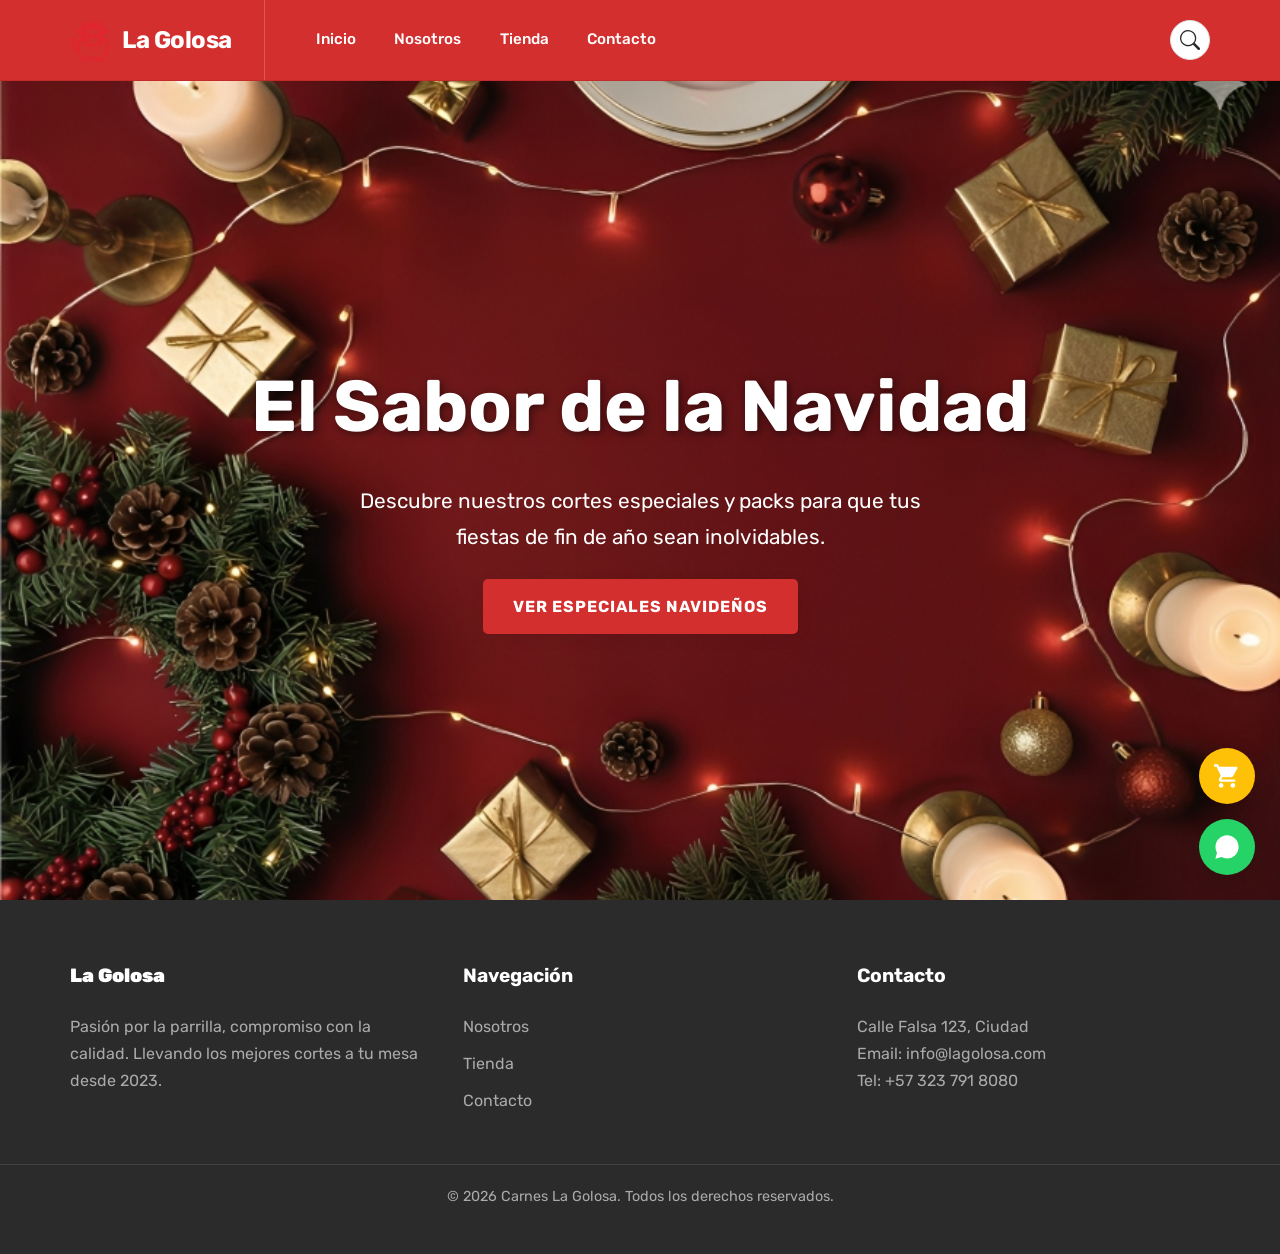
<file: index.html>
<!doctype html>
<html lang="es">
<head>
  <meta charset="utf-8" />
  <meta name="viewport" content="width=device-width,initial-scale=1" />
  <title>Carnes La Golosa</title>
  <meta name="description" content="Carnes La Golosa — carnes frescas y a la parrilla. Calidad, sabor y pasión por la parrilla." />

  <!-- Tipografías -->
  <link rel="preconnect" href="https://fonts.googleapis.com">
  <link rel="preconnect" href="https://fonts.gstatic.com" crossorigin>
  <link href="https://fonts.googleapis.com/css2?family=Rubik:wght@400;700;900&display=swap" rel="stylesheet">

  <!-- CSS separado -->
  <link rel="stylesheet" href="style.css">
</head>
<body style="padding-top: 80px;"> <!-- Añadido para compensar el header fijo -->
  <!-- ======== HEADER ======== -->
  <header class="site-header-zenu">
    <div class="container">
      <div class="header-logo-zenu">
        <a href="index.html">
          <img src="img/golosa-logo.png" alt="Logo La Golosa" class="logo-img">
          <span class="logo-text">La Golosa</span>
        </a>
      </div>

      <nav class="header-nav-zenu">
        <ul>
          <li><a href="index.html">Inicio</a></li>
          <li><a href="nosotros.html">Nosotros</a></li>
          <li><a href="tienda.html">Tienda</a></li>
          <li><a href="contacto.html">Contacto</a></li>
        </ul>
      </nav>

      <div class="header-actions-zenu">
        <button class="search-icon" aria-label="Buscar">
          <svg xmlns="http://www.w3.org/2000/svg" width="20" height="20" fill="currentColor" viewBox="0 0 16 16">
            <path d="M11.742 10.344a6.5 6.5 0 1 0-1.397 1.398h-.001c.03.04.062.078.098.115l3.85 3.85a1 1 0 0 0 1.415-1.414l-3.85-3.85a1.007 1.007 0 0 0-.115-.1zM12 6.5a5.5 5.5 0 1 1-11 0 5.5 5.5 0 0 1 11 0z"/>
          </svg>
        </button>
      </div>

      <button class="menu-toggle-zenu" id="menu-toggle" aria-label="Abrir menú">
        <span></span>
        <span></span>
        <span></span>
      </button>
    </div>
  </header>
  <div class="offcanvas-menu" id="side-menu">
    <nav class="offcanvas-nav">
        <div class="offcanvas-header">Menú</div>
        <ul class="offcanvas-links">
            <li><a href="index.html">Inicio</a></li>
            <li><a href="nosotros.html">Nosotros</a></li>
            <li><a href="tienda.html">Tienda</a></li>
            <li><a href="productos.html">Productos</a></li>
            <li><a href="contacto.html">Contacto</a></li>
        </ul>
    </nav>
  </div>

  <!-- Contenedor principal para el efecto de empuje del menú -->
  <div id="page-container">
    <main>
      <!-- ======== HERO ======== -->
      <section id="home" class="hero">
        <div class="hero-overlay"></div>
        <div class="container">
          <div class="hero-content text-center">
            <h1 class="slide-in-up">El Sabor de la Navidad</h1>
            <p class="slide-in-up delay-1">Descubre nuestros cortes especiales y packs para que tus fiestas de fin de año sean inolvidables.</p>
            <div class="hero-cta slide-in-up delay-2"><a class="btn btn-primary" href="tienda.html">Ver Especiales Navideños</a></div>
          </div>
        </div>
      </section>

    <!-- ======== FOOTER ======== --> 
    <footer class="main-footer-detailed">
      <div class="container footer-grid">
        <div class="footer-col">
          <h4 class="footer-logo">La Golosa</h4>
          <p>Pasión por la parrilla, compromiso con la calidad. Llevando los mejores cortes a tu mesa desde 2023.</p>
        </div>
        <div class="footer-col">
          <h4>Navegación</h4>
          <ul>
            <li><a href="nosotros.html">Nosotros</a></li>
            <li><a href="tienda.html">Tienda</a></li>
            <li><a href="contacto.html">Contacto</a></li>
          </ul>
        </div>
        <div class="footer-col">
          <h4>Contacto</h4>
          <p>Calle Falsa 123, Ciudad<br>Email: <a href="mailto:info@lagolosa.com">info@lagolosa.com</a><br>Tel: +57 323 791 8080</p>
        </div>
      </div>
      <div class="footer-bottom">
        <p>© <span id="year"></span> Carnes La Golosa. Todos los derechos reservados.</p>
      </div>
    </footer>
    </main>
  </div> <!-- Fin de #page-container -->


  <!-- ======== BOTONES FLOTANTES ======== -->
  <div class="fab-container">
    <a href="tienda.html" class="fab fab-secondary" aria-label="Ir a la Tienda">
      <svg viewBox="0 0 24 24" fill="currentColor"><path d="M7 18c-1.1 0-1.99.9-1.99 2S5.9 22 7 22s2-.9 2-2-.9-2-2-2zM1 2v2h2l3.6 7.59-1.35 2.45c-.16.28-.25.61-.25.96 0 1.1.9 2 2 2h12v-2H7.42c-.14 0-.25-.11-.25-.25l.03-.12.9-1.63h7.45c.75 0 1.41-.41 1.75-1.03l3.58-6.49c.08-.14.12-.31.12-.48 0-.55-.45-1-1-1H5.21l-.94-2H1zm16 16c-1.1 0-1.99.9-1.99 2s.9 2 2 2 2-.9 2-2-.9-2-2-2z"/></svg>
    </a>
    <a href="https://wa.me/573237918080" target="_blank" class="fab fab-whatsapp" aria-label="Contactar por WhatsApp">
      <svg viewBox="0 0 24 24" fill="currentColor"><path d="M12.04 2c-5.46 0-9.91 4.45-9.91 9.91 0 1.75.46 3.45 1.32 4.95L2 22l5.25-1.38c1.45.79 3.08 1.21 4.79 1.21h.01c5.46 0 9.91-4.45 9.91-9.91s-4.45-9.91-9.91-9.91zM17.23 14.25c-.2-.11-.72-.35-1.08-.44-.36-.09-.62-.15-.88.15-.26.3-.57.72-.7.87-.13.15-.26.17-.46.06-.2-.11-1.02-.38-1.95-1.2-1.13-1-1.61-1.82-1.7-2.04-.09-.22 0-.34.1-.44.09-.1.22-.26.33-.39.11-.13.15-.22.22-.37.07-.15.04-.28-.02-.39-.06-.11-.57-1.36-.78-1.86-.2-.5-.4-.43-.55-.43h-.47c-.15 0-.38.04-.57.22-.19.18-.72.7-.72 1.71 0 1.01.74 1.98.84 2.13.1.15 1.45 2.2 3.51 3.1.5.24.9.38 1.21.48.5.17.95.14 1.3.09.4-.06 1.22-.5 1.39-.98.17-.48.17-.9.11-.98-.05-.09-.19-.14-.39-.25z"/></svg>
    </a>
  </div>

  <script src="script.js"></script>
  <script>
    // Script para el año del footer
    document.getElementById('year').textContent = new Date().getFullYear();

    // --- Script para el carrusel de nuevos productos con flechas ---
    function initializeCarousel(carouselId, prevBtnId, nextBtnId) {
      const carousel = document.getElementById(carouselId);
      if (!carousel) return; // Salir si el carrusel no existe

      const prevButton = document.getElementById(prevBtnId);
      const nextButton = document.getElementById(nextBtnId);
      const cards = carousel.querySelectorAll('.product-carousel-card');
      
      let currentIndex = 0;
      let intervalId = null;
      const totalCards = cards.length;

      // Función para obtener el número de tarjetas visibles basado en el ancho de la ventana
      function getCardsPerView() {
        if (window.innerWidth > 992) return 3;
        if (window.innerWidth > 768) return 2;
        return 1;
      }

      function updateCarousel() {
        const cardsPerView = getCardsPerView();
        // Asegurarse de que currentIndex no exceda el límite
        if (currentIndex > totalCards - cardsPerView) {
          currentIndex = totalCards - cardsPerView;
        }
        if (currentIndex < 0) {
          currentIndex = 0;
        }

        const cardWidth = cards[0].offsetWidth;
        const gap = 30; // El mismo gap que en el CSS
        const offset = -currentIndex * (cardWidth + gap);
        carousel.style.transform = `translateX(${offset}px)`;
      }

      function showNext() {
        const cardsPerView = getCardsPerView();
        if (currentIndex < totalCards - cardsPerView) {
          currentIndex++;
        } else {
          currentIndex = 0; // Vuelve al inicio
        }
        updateCarousel();
        startAutoScroll(); // Reinicia el auto-scroll después de la interacción
      }

      function showPrev() {
        const cardsPerView = getCardsPerView();
        if (currentIndex > 0) {
          currentIndex--;
        } else {
          currentIndex = Math.max(0, totalCards - cardsPerView); // Va al final, asegurando no ir a un índice negativo
        }
        updateCarousel();
        startAutoScroll(); // Reinicia el auto-scroll después de la interacción
      }

      function startAutoScroll() {
        clearInterval(intervalId); // Limpia cualquier intervalo anterior
        intervalId = setInterval(showNext, 5000);
      }
      
      prevButton.addEventListener('click', showPrev);
      nextButton.addEventListener('click', showNext);

      // Ajustar el carrusel al redimensionar la ventana
      window.addEventListener('resize', () => {
        updateCarousel();
        startAutoScroll(); // Reinicia el auto-scroll para adaptarse a nuevas vistas
      });

      updateCarousel(); // Inicializa la posición del carrusel
      startAutoScroll(); // Inicia el auto-scroll
    }

    // Inicializar ambos carruseles
    initializeCarousel('product-carousel', 'carousel-prev', 'carousel-next');
    initializeCarousel('featured-product-carousel', 'featured-carousel-prev', 'featured-carousel-next');
  </script>
</file>
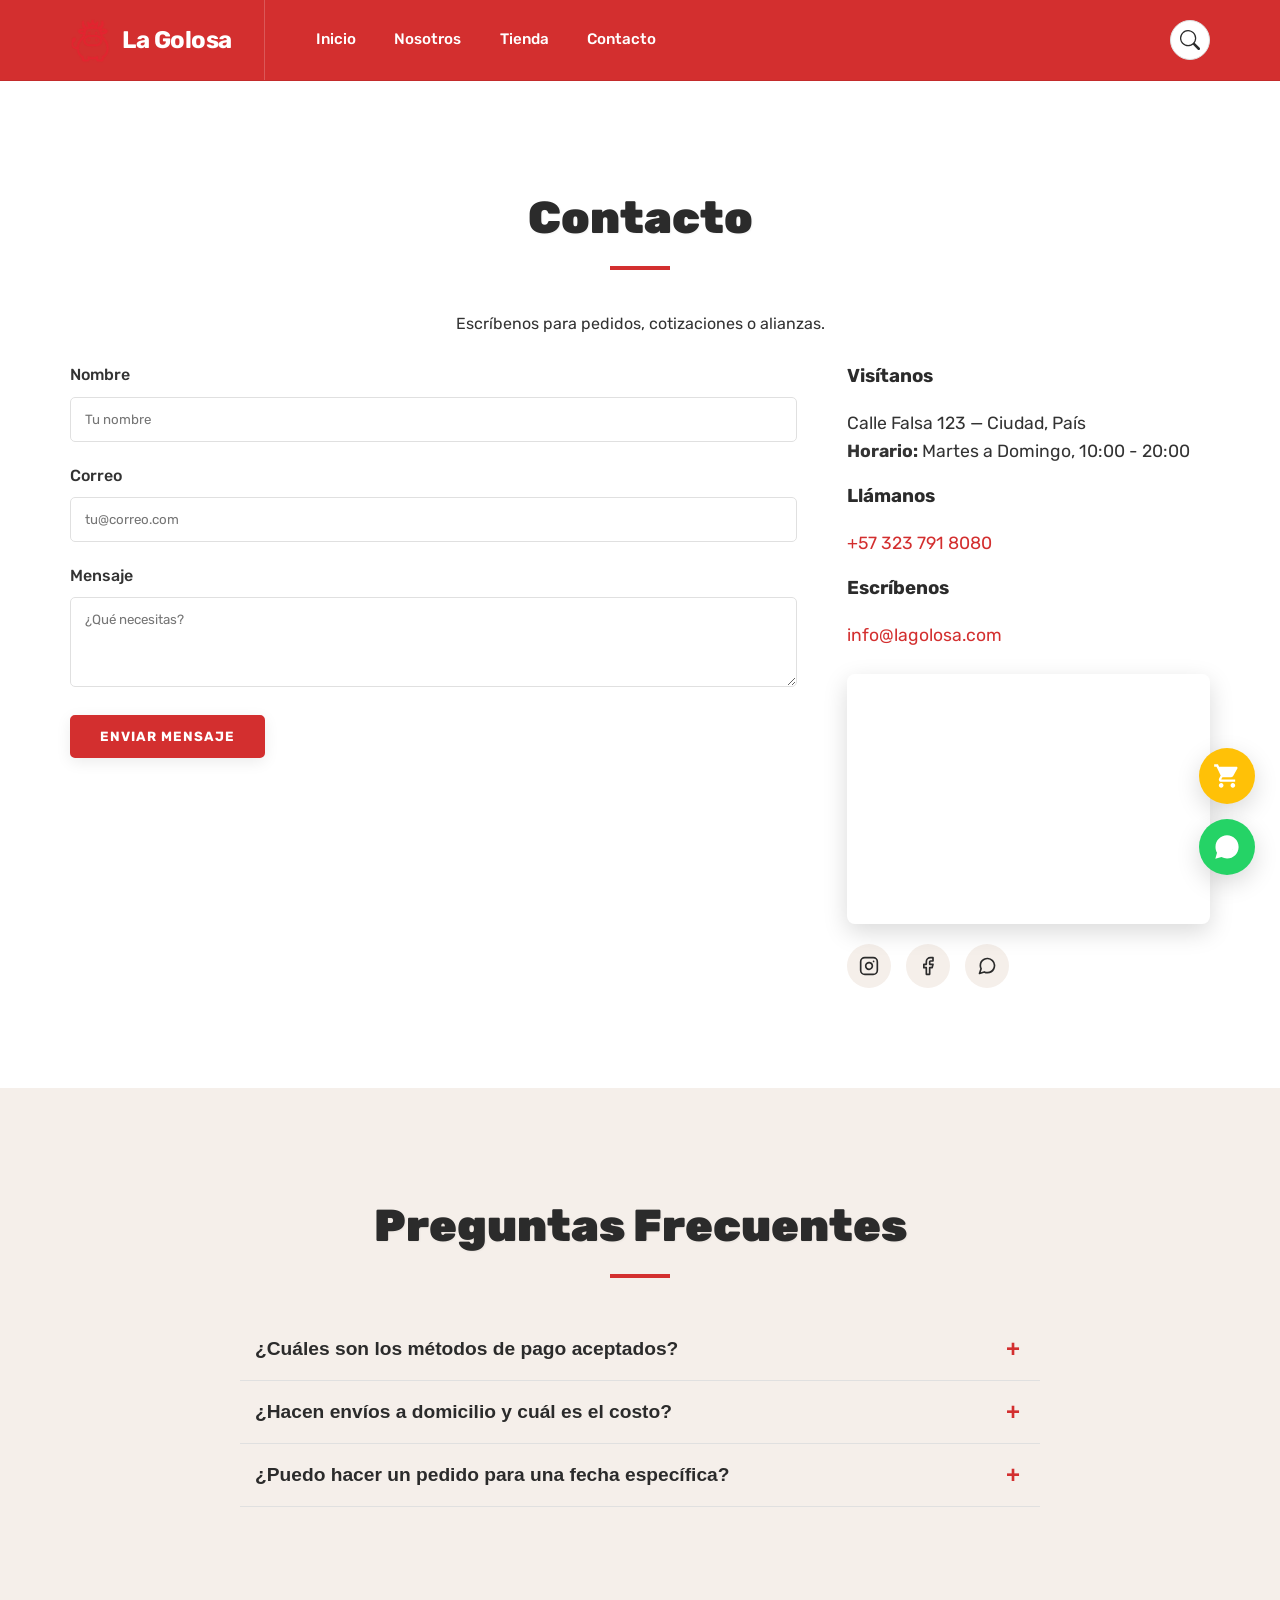
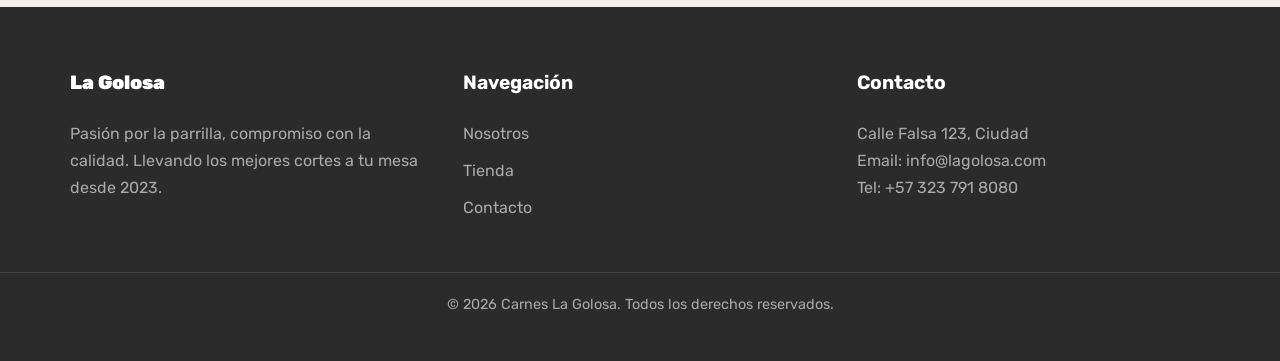
<file: contacto.html>
<!doctype html>
<html lang="es">
<head>
  <meta charset="utf-8" />
  <meta name="viewport" content="width=device-width,initial-scale=1" />
  <title>Contacto - Carnes La Golosa</title>
  <meta name="description" content="Escríbenos para pedidos, cotizaciones o alianzas. Estamos para servirte." />

  <!-- Tipografías -->
  <link rel="preconnect" href="https://fonts.googleapis.com">
  <link rel="preconnect" href="https://fonts.gstatic.com" crossorigin>
  <link href="https://fonts.googleapis.com/css2?family=Rubik:wght@400;700;900&display=swap" rel="stylesheet">

  <!-- CSS -->
  <link rel="stylesheet" href="style.css">
</head>
<body style="padding-top: 80px;">
  <!-- ======== HEADER ======== -->
  <header class="site-header-zenu">
    <div class="container">
      <div class="header-logo-zenu">
        <a href="index.html">
          <img src="img/golosa-logo.png" alt="Logo La Golosa" class="logo-img">
          <span class="logo-text">La Golosa</span>
        </a>
      </div>

      <nav class="header-nav-zenu">
        <ul>
          <li><a href="index.html">Inicio</a></li>
          <li><a href="nosotros.html">Nosotros</a></li>
          <li><a href="tienda.html">Tienda</a></li>
          <li><a href="contacto.html">Contacto</a></li>
        </ul>
      </nav>

      <div class="header-actions-zenu">
        <button class="search-icon" aria-label="Buscar">
          <svg xmlns="http://www.w3.org/2000/svg" width="20" height="20" fill="currentColor" viewBox="0 0 16 16">
            <path d="M11.742 10.344a6.5 6.5 0 1 0-1.397 1.398h-.001c.03.04.062.078.098.115l3.85 3.85a1 1 0 0 0 1.415-1.414l-3.85-3.85a1.007 1.007 0 0 0-.115-.1zM12 6.5a5.5 5.5 0 1 1-11 0 5.5 5.5 0 0 1 11 0z"/>
          </svg>
        </button>
      </div>

      <button class="menu-toggle-zenu" id="menu-toggle" aria-label="Abrir menú">
        <span></span>
        <span></span>
        <span></span>
      </button>
    </div>
  </header>

  <!-- ======== NAVEGACIÓN ======== -->
  <div class="offcanvas-menu" id="side-menu">
    <nav class="offcanvas-nav">
        <div class="offcanvas-header">Menú</div>
        <ul class="offcanvas-links">
            <li><a href="index.html">Inicio</a></li>
            <li><a href="nosotros.html">Nosotros</a></li>
            <li><a href="tienda.html">Tienda</a></li>
            <li><a href="productos.html">Productos</a></li>
            <li><a href="contacto.html">Contacto</a></li>
        </ul>
    </nav>
  </div>

  <!-- Contenedor principal -->
  <div id="page-container">
    <main>
      <!-- ======== CONTACTO ======== -->
      <section id="contact" class="section-padding">
        <div class="container">
          <div class="text-center">
            <h2 class="section-title text-center animate-on-scroll">Contacto</h2>
            <p class="animate-on-scroll">Escríbenos para pedidos, cotizaciones o alianzas.</p>
          </div>
          <div class="contact-grid">
            <!-- Formulario configurado para FormSubmit.co -->
            <!-- IMPORTANTE: Cambia "tu-email@example.com" por tu dirección de correo real -->
            <form id="contact-form" class="animate-on-scroll" action="https://formsubmit.co/tu-email@example.com" method="POST">
              <!-- Redirección a página de gracias -->
              <input type="hidden" name="_next" value="https://tu-sitio-web.com/gracias.html">
              <!-- Asunto del correo -->
              <input type="hidden" name="_subject" value="Nuevo Mensaje desde la web de La Golosa">
              <div class="form-group">
                <label for="name">Nombre</label>
                <input type="text" id="name" name="name" placeholder="Tu nombre" required>
              </div>
              <div class="form-group">
                <label for="email">Correo</label>
                <input type="email" id="email" name="email" placeholder="tu@correo.com" required>
              </div>
              <div class="form-group">
                <label for="message">Mensaje</label>
                <textarea id="message" name="message" rows="4" placeholder="¿Qué necesitas?" required></textarea>
              </div>
              <button class="btn btn-primary" type="submit">Enviar Mensaje</button>
            </form>

            <div class="info-container animate-on-scroll delay-1">
              <h3>Visítanos</h3>
              <p>
                Calle Falsa 123 — Ciudad, País<br>
                <strong>Horario:</strong> Martes a Domingo, 10:00 - 20:00
              </p>

              <h3>Llámanos</h3>
              <p>
                <a href="tel:+573237918080">+57 323 791 8080</a>
              </p>

              <h3>Escríbenos</h3>
              <p><a href="mailto:info@lagolosa.com">info@lagolosa.com</a></p>

              <div class="map-placeholder animate-on-scroll delay-2">
                <iframe title="Ubicación de Carnes La Golosa" src="https://www.google.com/maps/embed?pb=!1m18!1m12!1m3!1d3976.603099039019!2d-74.0720922852375!3d4.66827879660237!2m3!1f0!2f0!3f0!3m2!1i1024!2i768!4f13.1!3m3!1m2!1s0x8e3f9a33f4a4f4f5%3A0x1234567890abcdef!2sPlaza%20de%20Bol%C3%ADvar!5e0!3m2!1ses!2sco!4v1678901234567!5m2!1ses!2sco" allowfullscreen="" loading="lazy" referrerpolicy="no-referrer-when-downgrade"></iframe>
              </div>

              <div class="social-icons">
                <a href="#" aria-label="Instagram"><svg width="24" height="24" viewBox="0 0 24 24" fill="none" stroke="currentColor" stroke-width="2" stroke-linecap="round" stroke-linejoin="round"><rect x="2" y="2" width="20" height="20" rx="5" ry="5"></rect><path d="M16 11.37A4 4 0 1 1 12.63 8 4 4 0 0 1 16 11.37z"></path><line x1="17.5" y1="6.5" x2="17.51" y2="6.5"></line></svg></a>
                <a href="#" aria-label="Facebook"><svg width="24" height="24" viewBox="0 0 24 24" fill="none" stroke="currentColor" stroke-width="2" stroke-linecap="round" stroke-linejoin="round"><path d="M18 2h-3a5 5 0 0 0-5 5v3H7v4h3v8h4v-8h3l1-4h-4V7a1 1 0 0 1 1-1h3z"></path></svg></a>
                <a href="#" aria-label="WhatsApp"><svg width="24 " height="24" viewBox="0 0 24 24" fill="none" stroke="currentColor" stroke-width="2" stroke-linecap="round" stroke-linejoin="round"><path d="M21 11.5a8.38 8.38 0 0 1-.9 3.8 8.5 8.5 0 0 1-7.6 4.7 8.38 8.38 0 0 1-3.8-.9L3 21l1.9-5.7a8.38 8.38 0 0 1-.9-3.8 8.5 8.5 0 0 1 4.7-7.6 8.38 8.38 0 0 1 3.8-.9h.5a8.48 8.48 0 0 1 8 8v.5z"></path></svg></a>
              </div> 
            </div> 
          </div> 
        </div> 
      </section>

      <!-- ======== PREGUNTAS FRECUENTES (FAQ) ======== -->
      <section id="faq" class="section-padding bg-light">
        <div class="container">
          <h2 class="section-title text-center animate-on-scroll">Preguntas Frecuentes</h2>
          <div class="accordion animate-on-scroll delay-1">
            <div class="accordion-item">
              <button class="accordion-question">¿Cuáles son los métodos de pago aceptados?</button>
              <div class="accordion-answer">
                <p>Aceptamos pagos a través de transferencia bancaria, Nequi, Daviplata y efectivo al momento de la entrega. Al finalizar tu pedido por WhatsApp, te daremos las instrucciones detalladas.</p>
              </div>
            </div>
            <div class="accordion-item">
              <button class="accordion-question">¿Hacen envíos a domicilio y cuál es el costo?</button>
              <div class="accordion-answer">
                <p>Sí, ofrecemos servicio a domicilio en nuestra área de cobertura. El costo del envío varía según la distancia. Puedes consultarnos la tarifa para tu ubicación al momento de hacer el pedido.</p>
              </div>
            </div>
            <div class="accordion-item">
              <button class="accordion-question">¿Puedo hacer un pedido para una fecha específica?</button>
              <div class="accordion-answer">
                <p>¡Claro que sí! Puedes programar tus pedidos con anticipación. Te recomendamos hacerlo con al menos 24 horas de antelación para garantizar la disponibilidad de todos los productos, especialmente para eventos o fechas especiales.</p>
              </div>
            </div>
          </div>
        </div>
      </section>
    </main>

    <!-- ======== FOOTER ======== -->
    <footer class="main-footer-detailed">
      <div class="container footer-grid">
        <div class="footer-col">
          <h4 class="footer-logo">La Golosa</h4>
          <p>Pasión por la parrilla, compromiso con la calidad. Llevando los mejores cortes a tu mesa desde 2023.</p>
        </div>
        <div class="footer-col">
          <h4>Navegación</h4>
          <ul>
            <li><a href="nosotros.html">Nosotros</a></li>
            <li><a href="tienda.html">Tienda</a></li>
            <li><a href="contacto.html">Contacto</a></li>
          </ul>
        </div>
        <div class="footer-col">
          <h4>Contacto</h4>
          <p>Calle Falsa 123, Ciudad<br>Email: <a href="mailto:info@lagolosa.com">info@lagolosa.com</a><br>Tel: +57 323 791 8080</p>
        </div>
      </div>
      <div class="footer-bottom">
        <p>© <span id="year"></span> Carnes La Golosa. Todos los derechos reservados.</p>
      </div>
    </footer>
  </div>

  <!-- ======== BOTONES FLOTANTES ======== -->
  <div class="fab-container">
    <a href="tienda.html" class="fab fab-secondary" aria-label="Ir a la Tienda">
      <svg viewBox="0 0 24 24" fill="currentColor"><path d="M7 18c-1.1 0-1.99.9-1.99 2S5.9 22 7 22s2-.9 2-2-.9-2-2-2zM1 2v2h2l3.6 7.59-1.35 2.45c-.16.28-.25.61-.25.96 0 1.1.9 2 2 2h12v-2H7.42c-.14 0-.25-.11-.25-.25l.03-.12.9-1.63h7.45c.75 0 1.41-.41 1.75-1.03l3.58-6.49c.08-.14.12-.31.12-.48 0-.55-.45-1-1-1H5.21l-.94-2H1zm16 16c-1.1 0-1.99.9-1.99 2s.9 2 2 2 2-.9 2-2-.9-2-2-2z"/></svg>
    </a>
    <a href="https://wa.me/573237918080" target="_blank" class="fab fab-whatsapp" aria-label="Contactar por WhatsApp">
      <svg viewBox="0 0 24 24" fill="currentColor"><path d="M12.04 2c-5.46 0-9.91 4.45-9.91 9.91 0 1.75.46 3.45 1.32 4.95L2 22l5.25-1.38c1.45.79 3.08 1.21 4.79 1.21h.01c5.46 0 9.91-4.45 9.91-9.91s-4.45-9.91-9.91-9.91zM17.23 14.25c-.2-.11-.72-.35-1.08-.44-.36-.09-.62-.15-.88.15-.26.3-.57.72-.7.87-.13.15-.26.17-.46.06-.2-.11-1.02-.38-1.95-1.2-1.13-1-1.61-1.82-1.7-2.04-.09-.22 0-.34.1-.44.09-.1.22-.26.33-.39.11-.13.15-.22.22-.37.07-.15.04-.28-.02-.39-.06-.11-.57-1.36-.78-1.86-.2-.5-.4-.43-.55-.43h-.47c-.15 0-.38.04-.57.22-.19.18-.72.7-.72 1.71 0 1.01.74 1.98.84 2.13.1.15 1.45 2.2 3.51 3.1.5.24.9.38 1.21.48.5.17.95.14 1.3.09.4-.06 1.22-.5 1.39-.98.17-.48.17-.9.11-.98-.05-.09-.19-.14-.39-.25z"/></svg>
    </a>
  </div>

  <script src="script.js"></script>
  <script>
    // --- Common Site-wide JavaScript for this page ---

    // 1. Menu Toggle Logic
    function setupMenuToggle() {
      const menuToggle = document.getElementById('menu-toggle');
      const sideMenu = document.getElementById('side-menu');
      const pageContainer = document.getElementById('page-container');
      const body = document.body;

      if (menuToggle && sideMenu && pageContainer) {
        menuToggle.addEventListener('click', () => {
          sideMenu.classList.toggle('is-active');
          pageContainer.classList.toggle('menu-open');
          body.classList.toggle('menu-open');
        });

        // Close menu if clicking outside (on the blurred page-container)
        pageContainer.addEventListener('click', (e) => {
          if (sideMenu.classList.contains('is-active') && !sideMenu.contains(e.target) && e.target !== menuToggle) {
            sideMenu.classList.remove('is-active');
            pageContainer.classList.remove('menu-open');
            body.classList.remove('menu-open');
          }
        });
      }
    }

    // 2. Scroll Animation Logic
    function setupScrollAnimations() {
      const observerOptions = {
        root: null, // viewport
        rootMargin: '0px',
        threshold: 0.1 // Trigger when 10% of the item is visible
      };

      const observer = new IntersectionObserver((entries, observer) => {
        entries.forEach(entry => {
          if (entry.isIntersecting) {
            entry.target.classList.add('is-visible');
            observer.unobserve(entry.target); // Stop observing once visible
          }
        });
      }, observerOptions);

      document.querySelectorAll('.animate-on-scroll').forEach(element => {
        observer.observe(element);
      });
    }

    // 3. FAQ Accordion Logic
    function setupFaqAccordion() {
      const accordionItems = document.querySelectorAll('.accordion-question');
      accordionItems.forEach(item => {
        item.addEventListener('click', () => {
          accordionItems.forEach(otherItem => {
            if (otherItem !== item && otherItem.classList.contains('active')) {
              otherItem.classList.remove('active');
              otherItem.nextElementSibling.style.maxHeight = null;
            }
          });
          item.classList.toggle('active');
          const answer = item.nextElementSibling;
          if (item.classList.contains('active')) {
            answer.style.maxHeight = answer.scrollHeight + "px";
          } else {
            answer.style.maxHeight = null;
          }
        });
      });
    }

    // Initialize all functions when the DOM is ready
    document.addEventListener('DOMContentLoaded', () => {
      document.getElementById('year').textContent = new Date().getFullYear();
      setupMenuToggle();
      setupScrollAnimations();
      setupFaqAccordion();
    });
  </script>
</body>
</html>
</file>
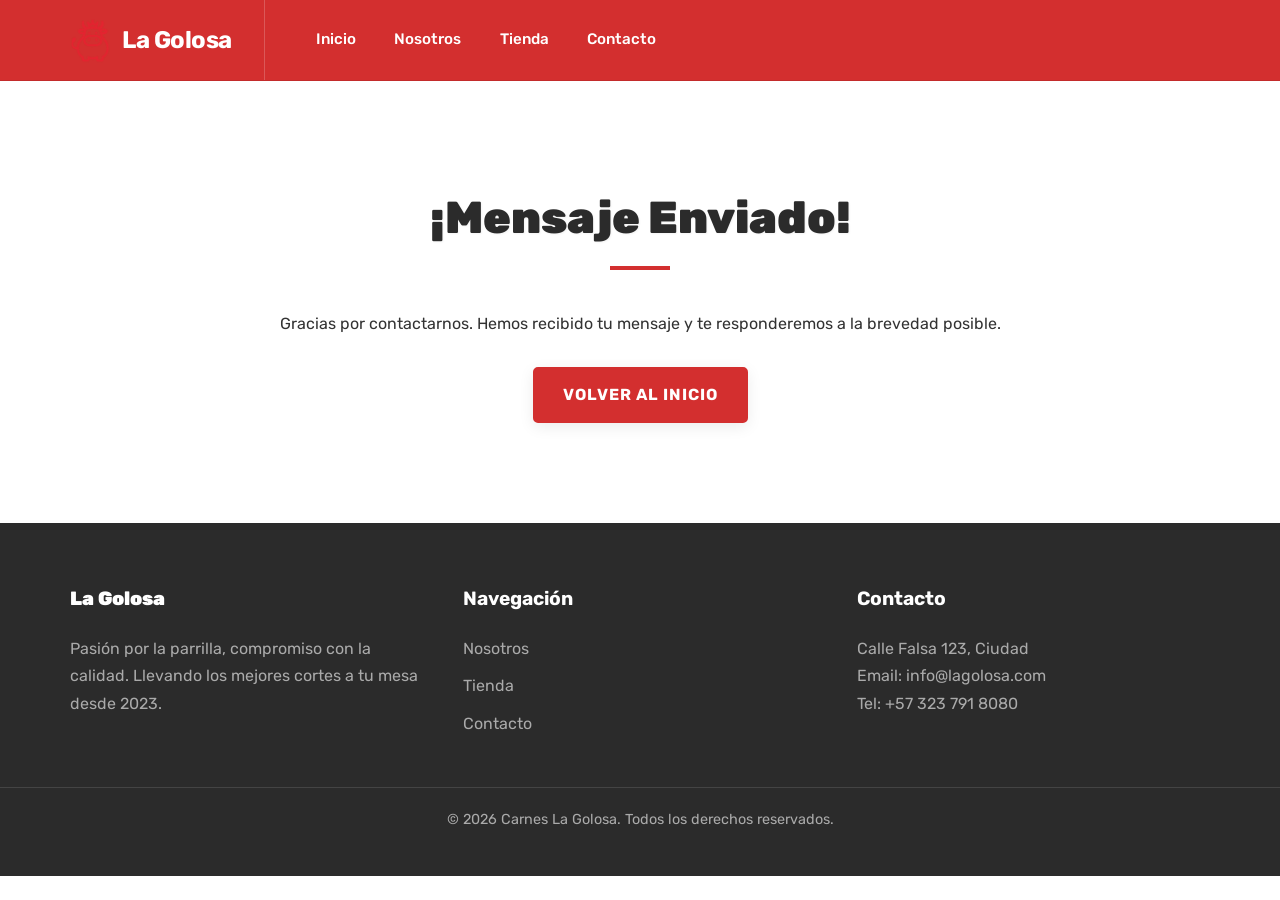
<file: gracias.html>
<!doctype html>
<html lang="es">
<head>
  <meta charset="utf-8" />
  <meta name="viewport" content="width=device-width,initial-scale=1" />
  <title>¡Gracias! - Carnes La Golosa</title>
  <meta name="description" content="Mensaje enviado correctamente." />

  <!-- Tipografías -->
  <link rel="preconnect" href="https://fonts.googleapis.com">
  <link rel="preconnect" href="https://fonts.gstatic.com" crossorigin>
  <link href="https://fonts.googleapis.com/css2?family=Rubik:wght@400;700;900&display=swap" rel="stylesheet">

  <!-- CSS -->
  <link rel="stylesheet" href="style.css">
</head>
<body style="padding-top: 80px;">
  <!-- ======== HEADER ======== -->
  <header class="site-header-zenu">
    <div class="container">
      <div class="header-logo-zenu">
        <a href="index.html">
          <img src="img/golosa-logo.png" alt="Logo La Golosa" class="logo-img">
          <span class="logo-text">La Golosa</span>
        </a>
      </div>
      <nav class="header-nav-zenu">
        <ul>
          <li><a href="index.html">Inicio</a></li>
          <li><a href="nosotros.html">Nosotros</a></li>
          <li><a href="tienda.html">Tienda</a></li>
          <li><a href="contacto.html">Contacto</a></li>
        </ul>
      </nav>
      <button class="menu-toggle-zenu" id="menu-toggle" aria-label="Abrir menú">
        <span></span><span></span><span></span>
      </button>
    </div>
  </header>

  <!-- Contenedor principal -->
  <div id="page-container">
    <main>
      <section class="section-padding text-center">
        <div class="container">
          <h1 class="section-title text-center">¡Mensaje Enviado!</h1>
          <p>Gracias por contactarnos. Hemos recibido tu mensaje y te responderemos a la brevedad posible.</p>
          <div style="margin-top: 30px;">
            <a href="index.html" class="btn btn-primary">Volver al Inicio</a>
          </div>
        </div>
      </section>
    </main>

    <!-- ======== FOOTER ======== -->
    <footer class="main-footer-detailed">
      <div class="container footer-grid">
        <div class="footer-col">
          <h4 class="footer-logo">La Golosa</h4>
          <p>Pasión por la parrilla, compromiso con la calidad. Llevando los mejores cortes a tu mesa desde 2023.</p>
        </div>
        <div class="footer-col">
          <h4>Navegación</h4>
          <ul>
            <li><a href="nosotros.html">Nosotros</a></li>
            <li><a href="tienda.html">Tienda</a></li>
            <li><a href="contacto.html">Contacto</a></li>
          </ul>
        </div>
        <div class="footer-col">
          <h4>Contacto</h4>
          <p>Calle Falsa 123, Ciudad<br>Email: <a href="mailto:info@lagolosa.com">info@lagolosa.com</a><br>Tel: +57 323 791 8080</p>
        </div>
      </div>
      <div class="footer-bottom">
        <p>© <span id="year"></span> Carnes La Golosa. Todos los derechos reservados.</p>
      </div>
    </footer>
  </div>

  <script>
    document.getElementById('year').textContent = new Date().getFullYear();
  </script>
</body>
</html>
</file>
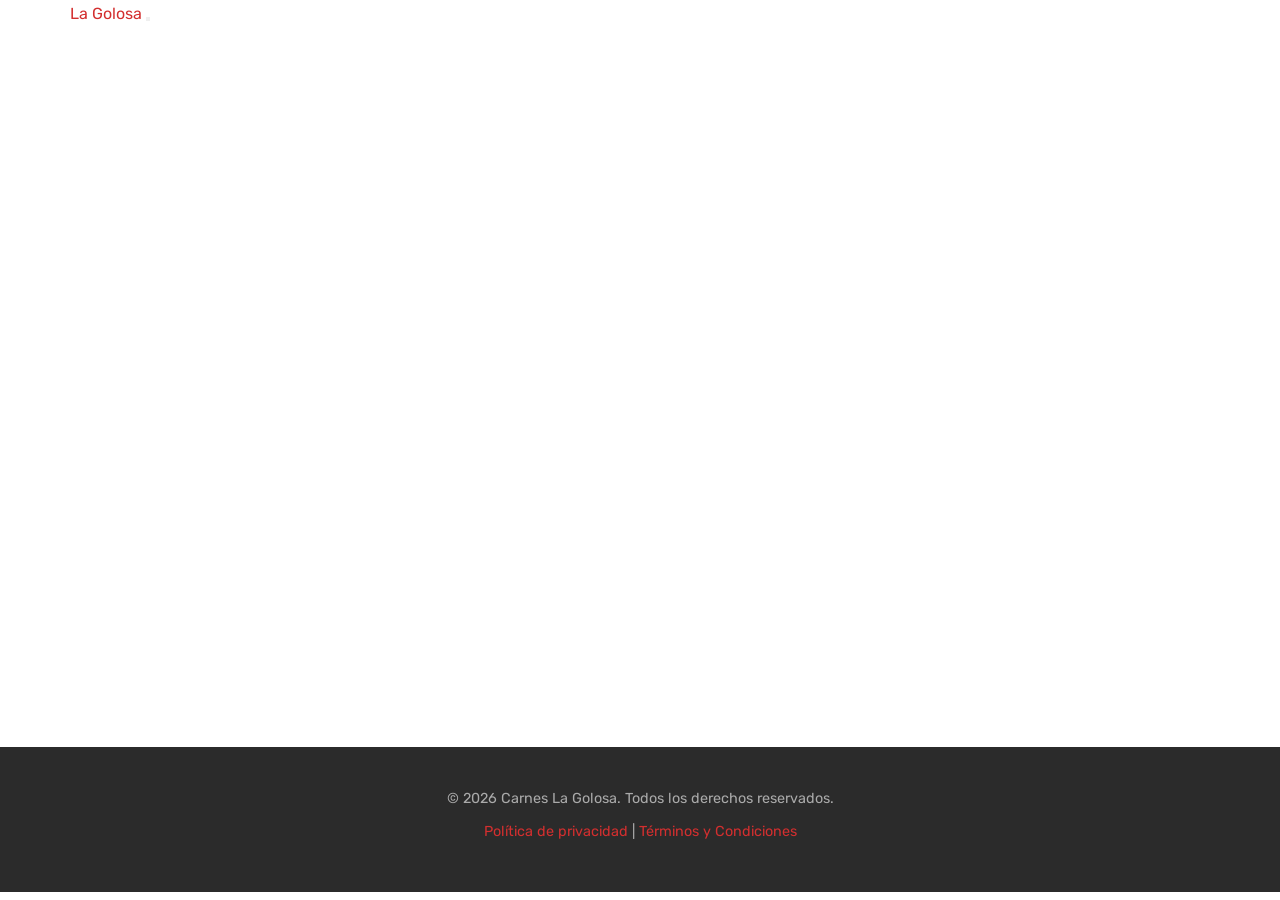
<file: nosotros-bold.html>
<!doctype html>
<html lang="es">
<head>
  <meta charset="utf-8" />
  <meta name="viewport" content="width=device-width,initial-scale=1" />
  <title>Nosotros (Diseño Audaz) - Carnes La Golosa</title>
  <meta name="description" content="Conoce la historia y la pasión detrás de Carnes La Golosa. Calidad y tradición en cada corte." />

  <!-- Tipografías -->
  <link rel="preconnect" href="https://fonts.googleapis.com">
  <link rel="preconnect" href="https://fonts.gstatic.com" crossorigin>
  <link href="https://fonts.googleapis.com/css2?family=Rubik:wght@400;700;900&display=swap" rel="stylesheet">

  <!-- CSS -->
  <link rel="stylesheet" href="style.css">
</head>
<body>
  <!-- ======== HEADER ======== -->
  <header class="main-header scrolled">
    <div class="container">
      <a href="index.html" class="logo">La Golosa</a>
      <button class="menu-toggle" id="menu-toggle" aria-label="Abrir menú">
        <span></span><span></span><span></span>
      </button>
    </div>
  </header>

  <!-- ======== NAVEGACIÓN ======== -->
  <div class="offcanvas-menu" id="side-menu">
    <nav class="offcanvas-nav">
        <div class="offcanvas-header">Menú</div>
        <ul class="offcanvas-links">
            <li><a href="index.html">Inicio</a></li>
            <li><a href="nosotros.html">Nosotros</a></li>
            <li><a href="productos.html">Productos</a></li>
            <li><a href="tienda.html">Tienda</a></li>
            <li><a href="recetas.html">Recetas</a></li>
            <li><a href="galeria.html">Galería</a></li>
            <li><a href="contacto.html">Contacto</a></li>
        </ul>
    </nav>
  </div>

  <!-- Contenedor principal -->
  <div id="page-container">
    <main>
      <!-- ======== NOSOTROS (VERSIÓN AUDAZ) ======== -->
      <section id="about-bold" class="about-layout-b" style="padding-top: 100px;">
        <div class="about-bg-b"></div>
        <div class="container">
            <div class="about-content-b animate-on-scroll">
              <h1 class="about-title-b">Nuestra Historia</h1>
              <p>En <strong>Carnes La Golosa</strong> seleccionamos cada corte con trazabilidad y respeto por su origen. Trabajamos con productores locales que garantizan procesos responsables y una cadena de frío impecable.</p>
              <p>Nuestra misión: ofrecer productos frescos, sabrosos y listos para la parrilla.</p>
              <div class="cta-wrapper">
                <a href="contacto.html" class="btn btn-primary cta-main">Contáctanos</a>
              </div>
            </div>
        </div>
      </section>
    </main>

    <!-- ======== FOOTER ======== --> 
    <footer class="main-footer">
      <div class="container">
        <p>© <span id="year"></span> Carnes La Golosa. Todos los derechos reservados.</p>
        <p><a href="#">Política de privacidad</a> | <a href="#">Términos y Condiciones</a></p>
      </div>
    </footer>
  </div>

  <script src="script.js"></script>
  <script>
    document.getElementById('year').textContent = new Date().getFullYear();
  </script>
</body>
</html>
</file>
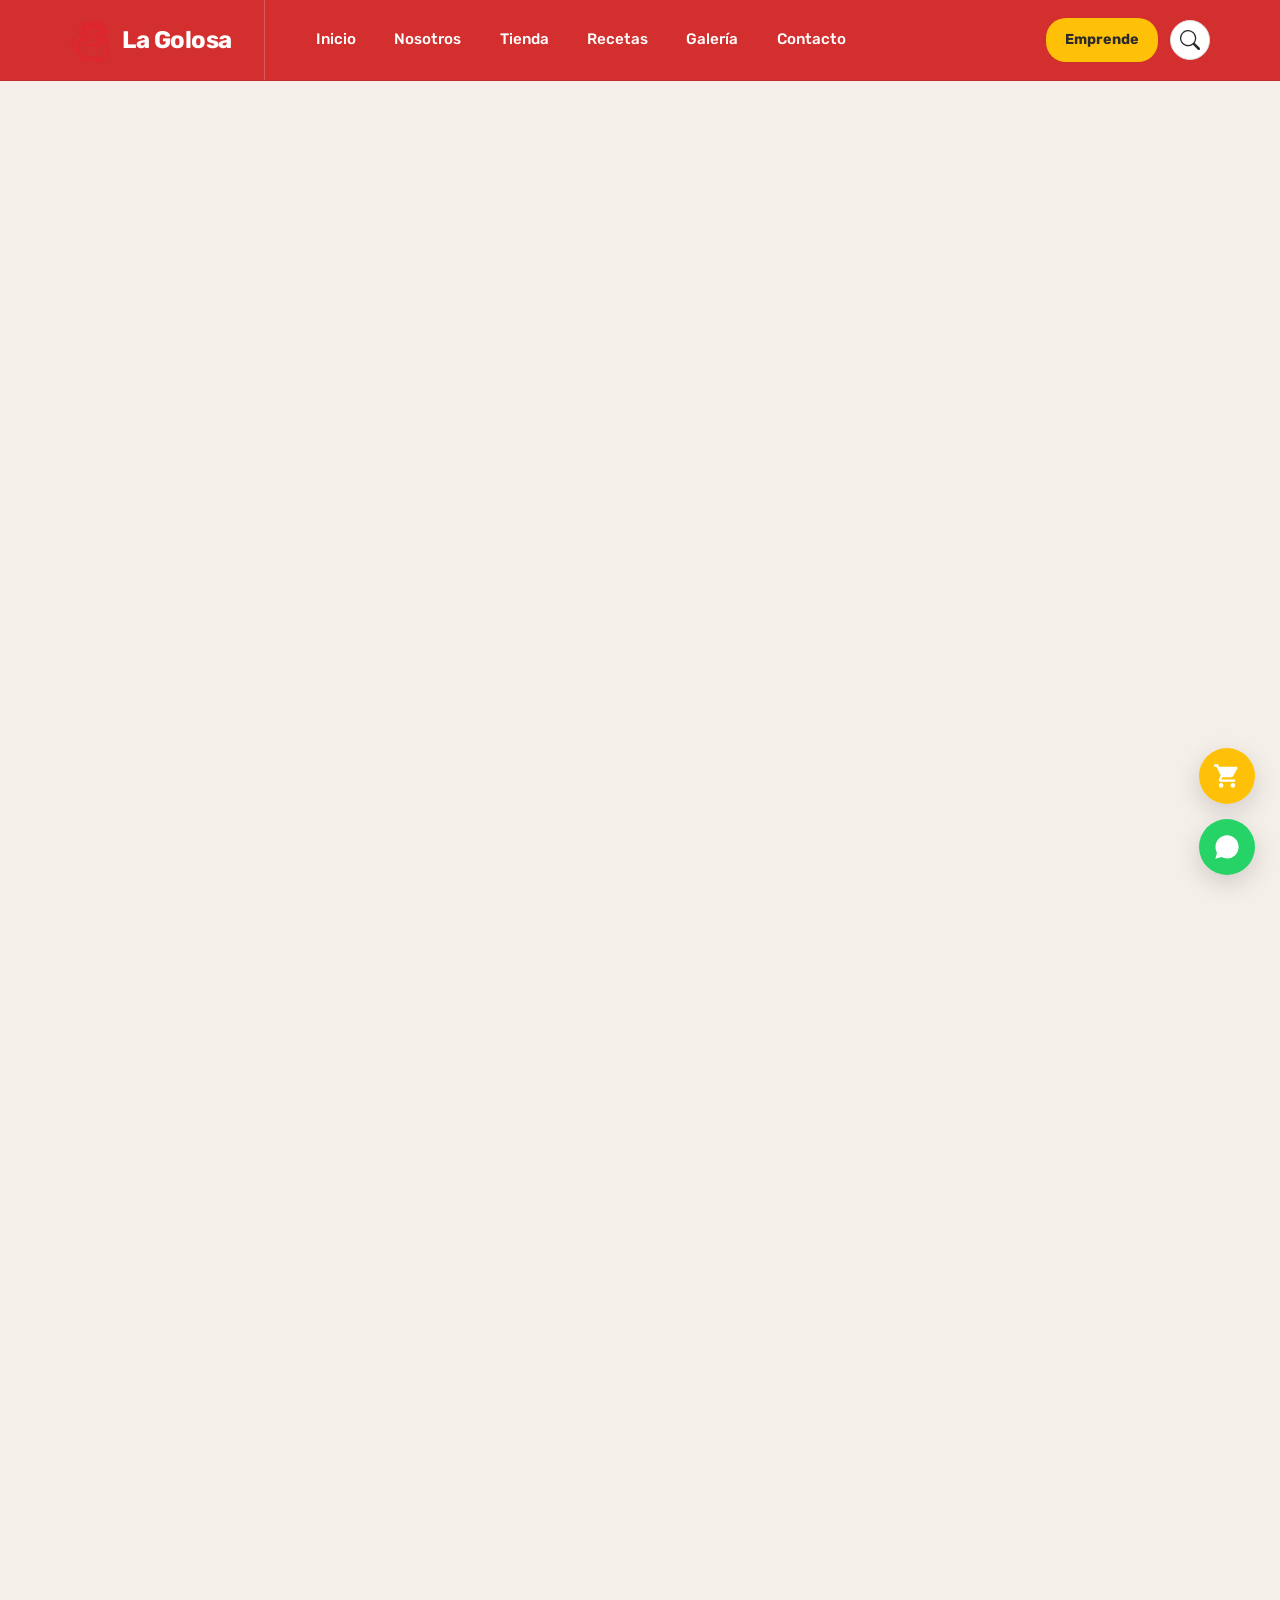
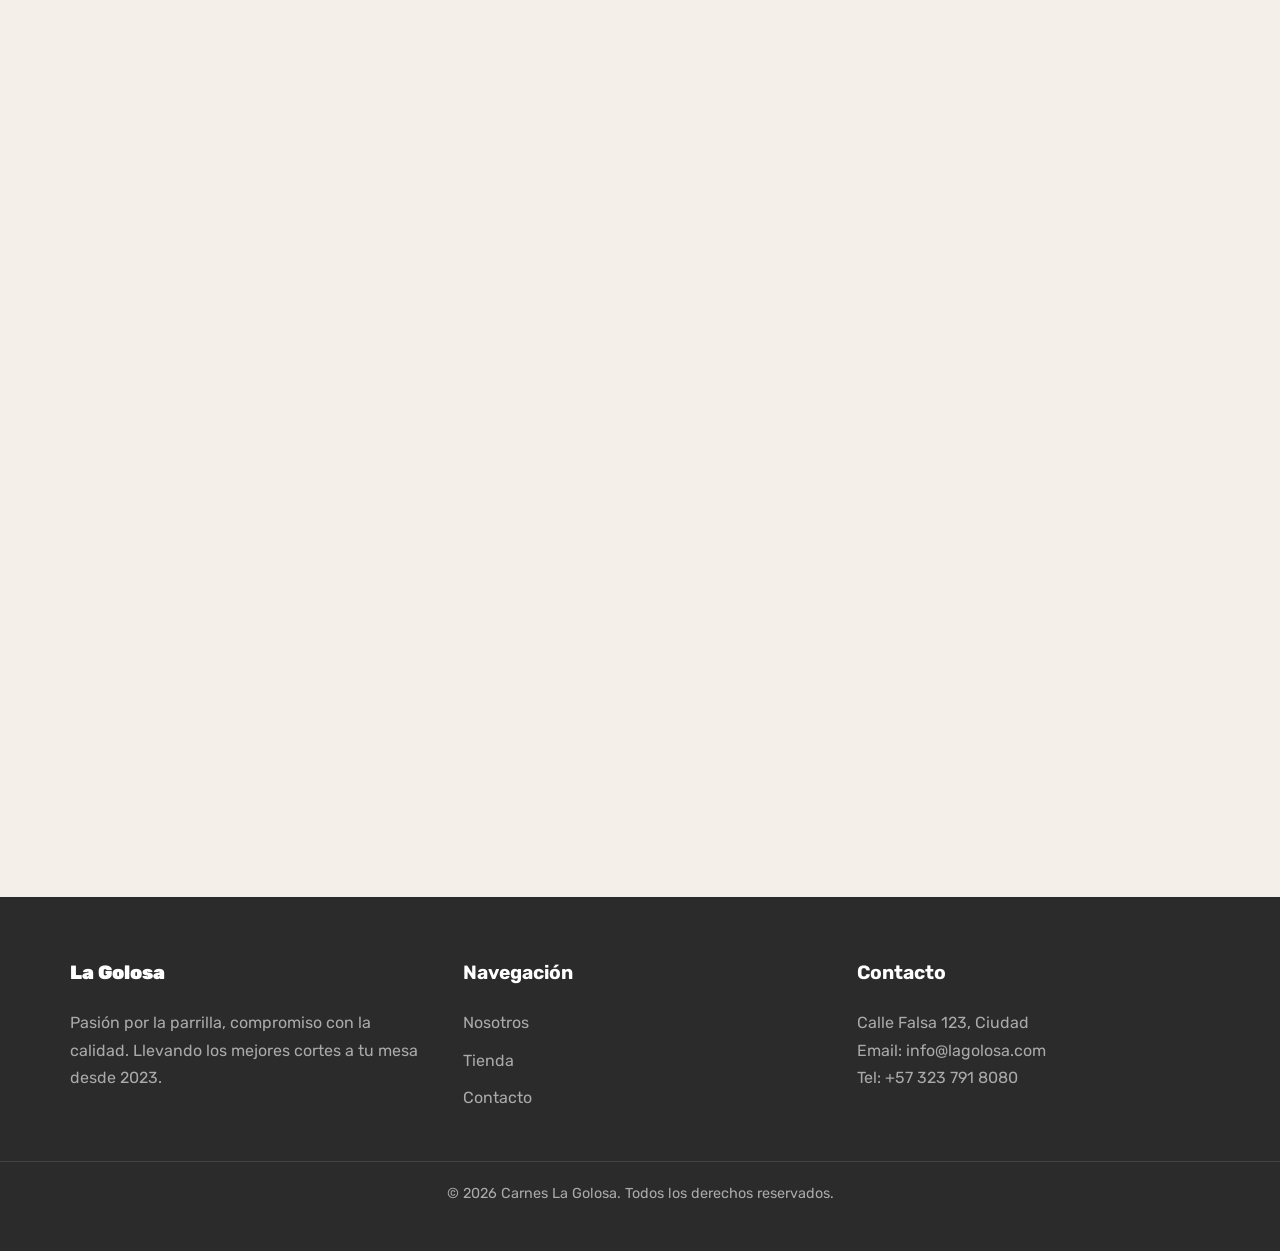
<file: productos.html>
<!doctype html>
<html lang="es">
<head>
  <meta charset="utf-8" />
  <meta name="viewport" content="width=device-width,initial-scale=1" />
  <title>Productos - Carnes La Golosa</title>
  <meta name="description" content="Descubre nuestros cortes de carne premium, empacados y listos para cocinar." />

  <!-- Tipografías -->
  <link rel="preconnect" href="https://fonts.googleapis.com">
  <link rel="preconnect" href="https://fonts.gstatic.com" crossorigin>
  <link href="https://fonts.googleapis.com/css2?family=Rubik:wght@400;700;900&display=swap" rel="stylesheet">

  <!-- CSS -->
  <link rel="stylesheet" href="style.css">
</head>
<body style="padding-top: 80px;">
  <!-- ======== HEADER ======== -->
  <header class="site-header-zenu">
    <div class="container">
      <div class="header-logo-zenu">
        <a href="index.html">
          <img src="img/golosa-logo.png" alt="Logo La Golosa" class="logo-img">
          <span class="logo-text">La Golosa</span>
        </a>
      </div>

      <nav class="header-nav-zenu">
        <ul>
          <li><a href="index.html">Inicio</a></li>
          <li><a href="nosotros.html">Nosotros</a></li>
          <li><a href="tienda.html">Tienda</a></li>
          <li><a href="recetas.html">Recetas</a></li>
          <li><a href="galeria.html">Galería</a></li>
          <li><a href="contacto.html">Contacto</a></li>
        </ul>
      </nav>

      <div class="header-actions-zenu">
        <a href="#" class="btn-emprende">Emprende</a>
        <button class="search-icon" aria-label="Buscar">
          <svg xmlns="http://www.w3.org/2000/svg" width="20" height="20" fill="currentColor" viewBox="0 0 16 16">
            <path d="M11.742 10.344a6.5 6.5 0 1 0-1.397 1.398h-.001c.03.04.062.078.098.115l3.85 3.85a1 1 0 0 0 1.415-1.414l-3.85-3.85a1.007 1.007 0 0 0-.115-.1zM12 6.5a5.5 5.5 0 1 1-11 0 5.5 5.5 0 0 1 11 0z"/>
          </svg>
        </button>
      </div>

      <button class="menu-toggle-zenu" id="menu-toggle" aria-label="Abrir menú">
        <span></span>
        <span></span>
        <span></span>
      </button>
    </div>
  </header>

  <!-- ======== NAVEGACIÓN ======== -->
  <div class="offcanvas-menu" id="side-menu">
    <nav class="offcanvas-nav">
        <div class="offcanvas-header">Menú</div>
        <ul class="offcanvas-links">
            <li><a href="index.html">Inicio</a></li>
            <li><a href="nosotros.html">Nosotros</a></li>
            <li><a href="tienda.html">Tienda</a></li>
            <li><a href="productos.html">Productos</a></li>
            <li><a href="recetas.html">Recetas</a></li>
            <li><a href="galeria.html">Galería</a></li>
            <li><a href="contacto.html">Contacto</a></li>
        </ul>
    </nav>
  </div>

  <!-- Contenedor principal -->
  <div id="page-container">
    <main>
      <!-- ======== PRODUCTOS ======== -->
      <section id="products" class="section-padding bg-light">
        <div class="container text-center">
          <h2 class="section-title text-center animate-on-scroll">Nuestros Productos</h2>
          <p class="animate-on-scroll">Elige tu corte favorito — todas las piezas vienen empacadas y listas para cocinar.</p>

          <div class="product-grid">
            <article class="product-card animate-on-scroll">
              <div class="product-image"><div class="image-placeholder">FOTO 1</div></div>
              <div class="product-info">
                <h3>Bife de Chorizo</h3>
                <p>Corte jugoso, excelente marmoleo — ideal a la parrilla.</p>
                <a class="btn btn-primary" href="tienda.html">Comprar</a>
              </div>
            </article>
            <article class="product-card animate-on-scroll delay-1">
              <div class="product-image"><div class="image-placeholder">FOTO 2</div></div>
              <div class="product-info">
                <h3>Punta de Anca</h3>
                <p>Corte magro con gran sabor y textura firme.</p>
                <a class="btn btn-primary" href="tienda.html">Comprar</a>
              </div>
            </article>
            <article class="product-card animate-on-scroll delay-2">
              <div class="product-image"><div class="image-placeholder">FOTO 3</div></div>
              <div class="product-info">
                <h3>Costillas BBQ</h3>
                <p>Costillas de cerdo listas para marinar y llevar a la parrilla o al horno.</p>
                <a class="btn btn-primary" href="tienda.html">Comprar</a>
              </div>
            </article>
            <!-- Nuevos Productos -->
            <article class="product-card animate-on-scroll">
              <div class="product-image"><div class="image-placeholder">FOTO 4</div></div>
              <div class="product-info">
                <h3>Entraña</h3>
                <p>Corte fino y lleno de sabor, perfecto para una cocción rápida a fuego fuerte.</p>
                <a class="btn btn-primary" href="tienda.html">Comprar</a>
              </div>
            </article>
            <article class="product-card animate-on-scroll delay-1">
              <div class="product-image"><div class="image-placeholder">FOTO 5</div></div>
              <div class="product-info">
                <h3>Asado de Tira</h3>
                <p>Costillas cortadas transversalmente, un clásico del asado argentino.</p>
                <a class="btn btn-primary" href="tienda.html">Comprar</a>
              </div>
            </article>
            <article class="product-card animate-on-scroll delay-2">
              <div class="product-image"><div class="image-placeholder">FOTO 6</div></div>
              <div class="product-info">
                <h3>Vacío</h3>
                <p>Corte fibroso y sabroso, ideal para cocciones lentas que lo dejan tierno.</p>
                <a class="btn btn-primary" href="tienda.html">Comprar</a>
              </div>
            </article>
            <article class="product-card animate-on-scroll">
              <div class="product-image"><div class="image-placeholder">FOTO 7</div></div>
              <div class="product-info">
                <h3>Matambre de Cerdo</h3>
                <p>Fina capa de carne de cerdo, perfecta para hacer a la pizza o arrollado.</p>
                <a class="btn btn-primary" href="tienda.html">Comprar</a>
              </div>
            </article>
            <article class="product-card animate-on-scroll delay-1">
              <div class="product-image"><div class="image-placeholder">FOTO 8</div></div>
              <div class="product-info">
                <h3>Chorizo Argentino</h3>
                <p>Elaborado con nuestra receta tradicional, un infaltable en toda parrilla.</p>
                <a class="btn btn-primary" href="tienda.html">Comprar</a>
              </div>
            </article>
            <article class="product-card animate-on-scroll delay-2">
              <div class="product-image"><div class="image-placeholder">FOTO 9</div></div>
              <div class="product-info">
                <h3>Morcilla</h3>
                <p>Clásica morcilla para la parrilla, de sabor suave y textura cremosa.</p>
                <a class="btn btn-primary" href="tienda.html">Comprar</a>
              </div>
            </article>
            <article class="product-card animate-on-scroll">
              <div class="product-image"><div class="image-placeholder">FOTO 10</div></div>
              <div class="product-info">
                <h3>Mollejas</h3>
                <p>Una delicia de la parrilla, crujientes por fuera y tiernas por dentro.</p>
                <a class="btn btn-primary" href="tienda.html">Comprar</a>
              </div>
            </article>
            <article class="product-card animate-on-scroll delay-1">
              <div class="product-image"><div class="image-placeholder">FOTO 11</div></div>
              <div class="product-info">
                <h3>Pollo de Campo</h3>
                <p>Pollo entero listo para marinar y llevar a la parrilla. Sabor auténtico.</p>
                <a class="btn btn-primary" href="tienda.html">Comprar</a>
              </div>
            </article>
            <article class="product-card animate-on-scroll delay-2">
              <div class="product-image"><div class="image-placeholder">FOTO 12</div></div>
              <div class="product-info">
                <h3>Provoleta</h3>
                <p>Queso provolone parrillero, ideal para una entrada caliente y deliciosa.</p>
                <a class="btn btn-primary" href="tienda.html">Comprar</a>
              </div>
            </article>
          </div>
        </div>
      </section>
    </main>

    <!-- ======== FOOTER ======== -->
    <footer class="main-footer-detailed">
      <div class="container footer-grid">
        <div class="footer-col">
          <h4 class="footer-logo">La Golosa</h4>
          <p>Pasión por la parrilla, compromiso con la calidad. Llevando los mejores cortes a tu mesa desde 2023.</p>
        </div>
        <div class="footer-col">
          <h4>Navegación</h4>
          <ul>
            <li><a href="nosotros.html">Nosotros</a></li>
            <li><a href="tienda.html">Tienda</a></li>
            <li><a href="contacto.html">Contacto</a></li>
          </ul>
        </div>
        <div class="footer-col">
          <h4>Contacto</h4>
          <p>Calle Falsa 123, Ciudad<br>Email: <a href="mailto:info@lagolosa.com">info@lagolosa.com</a><br>Tel: +57 323 791 8080</p>
        </div>
      </div>
      <div class="footer-bottom">
        <p>© <span id="year"></span> Carnes La Golosa. Todos los derechos reservados.</p>
      </div>
    </footer>
  </div>

  <!-- ======== BOTONES FLOTANTES ======== -->
  <div class="fab-container">
    <a href="tienda.html" class="fab fab-secondary" aria-label="Ir a la Tienda">
      <svg viewBox="0 0 24 24" fill="currentColor"><path d="M7 18c-1.1 0-1.99.9-1.99 2S5.9 22 7 22s2-.9 2-2-.9-2-2-2zM1 2v2h2l3.6 7.59-1.35 2.45c-.16.28-.25.61-.25.96 0 1.1.9 2 2 2h12v-2H7.42c-.14 0-.25-.11-.25-.25l.03-.12.9-1.63h7.45c.75 0 1.41-.41 1.75-1.03l3.58-6.49c.08-.14.12-.31.12-.48 0-.55-.45-1-1-1H5.21l-.94-2H1zm16 16c-1.1 0-1.99.9-1.99 2s.9 2 2 2 2-.9 2-2-.9-2-2-2z"/></svg>
    </a>
    <a href="https://wa.me/573237918080" target="_blank" class="fab fab-whatsapp" aria-label="Contactar por WhatsApp">
      <svg viewBox="0 0 24 24" fill="currentColor"><path d="M12.04 2c-5.46 0-9.91 4.45-9.91 9.91 0 1.75.46 3.45 1.32 4.95L2 22l5.25-1.38c1.45.79 3.08 1.21 4.79 1.21h.01c5.46 0 9.91-4.45 9.91-9.91s-4.45-9.91-9.91-9.91zM17.23 14.25c-.2-.11-.72-.35-1.08-.44-.36-.09-.62-.15-.88.15-.26.3-.57.72-.7.87-.13.15-.26.17-.46.06-.2-.11-1.02-.38-1.95-1.2-1.13-1-1.61-1.82-1.7-2.04-.09-.22 0-.34.1-.44.09-.1.22-.26.33-.39.11-.13.15-.22.22-.37.07-.15.04-.28-.02-.39-.06-.11-.57-1.36-.78-1.86-.2-.5-.4-.43-.55-.43h-.47c-.15 0-.38.04-.57.22-.19.18-.72.7-.72 1.71 0 1.01.74 1.98.84 2.13.1.15 1.45 2.2 3.51 3.1.5.24.9.38 1.21.48.5.17.95.14 1.3.09.4-.06 1.22-.5 1.39-.98.17-.48.17-.9.11-.98-.05-.09-.19-.14-.39-.25z"/></svg>
    </a>
  </div>

  <script src="script.js"></script>
  <script>
    document.getElementById('year').textContent = new Date().getFullYear();
  </script>
</body>
</html>
</file>
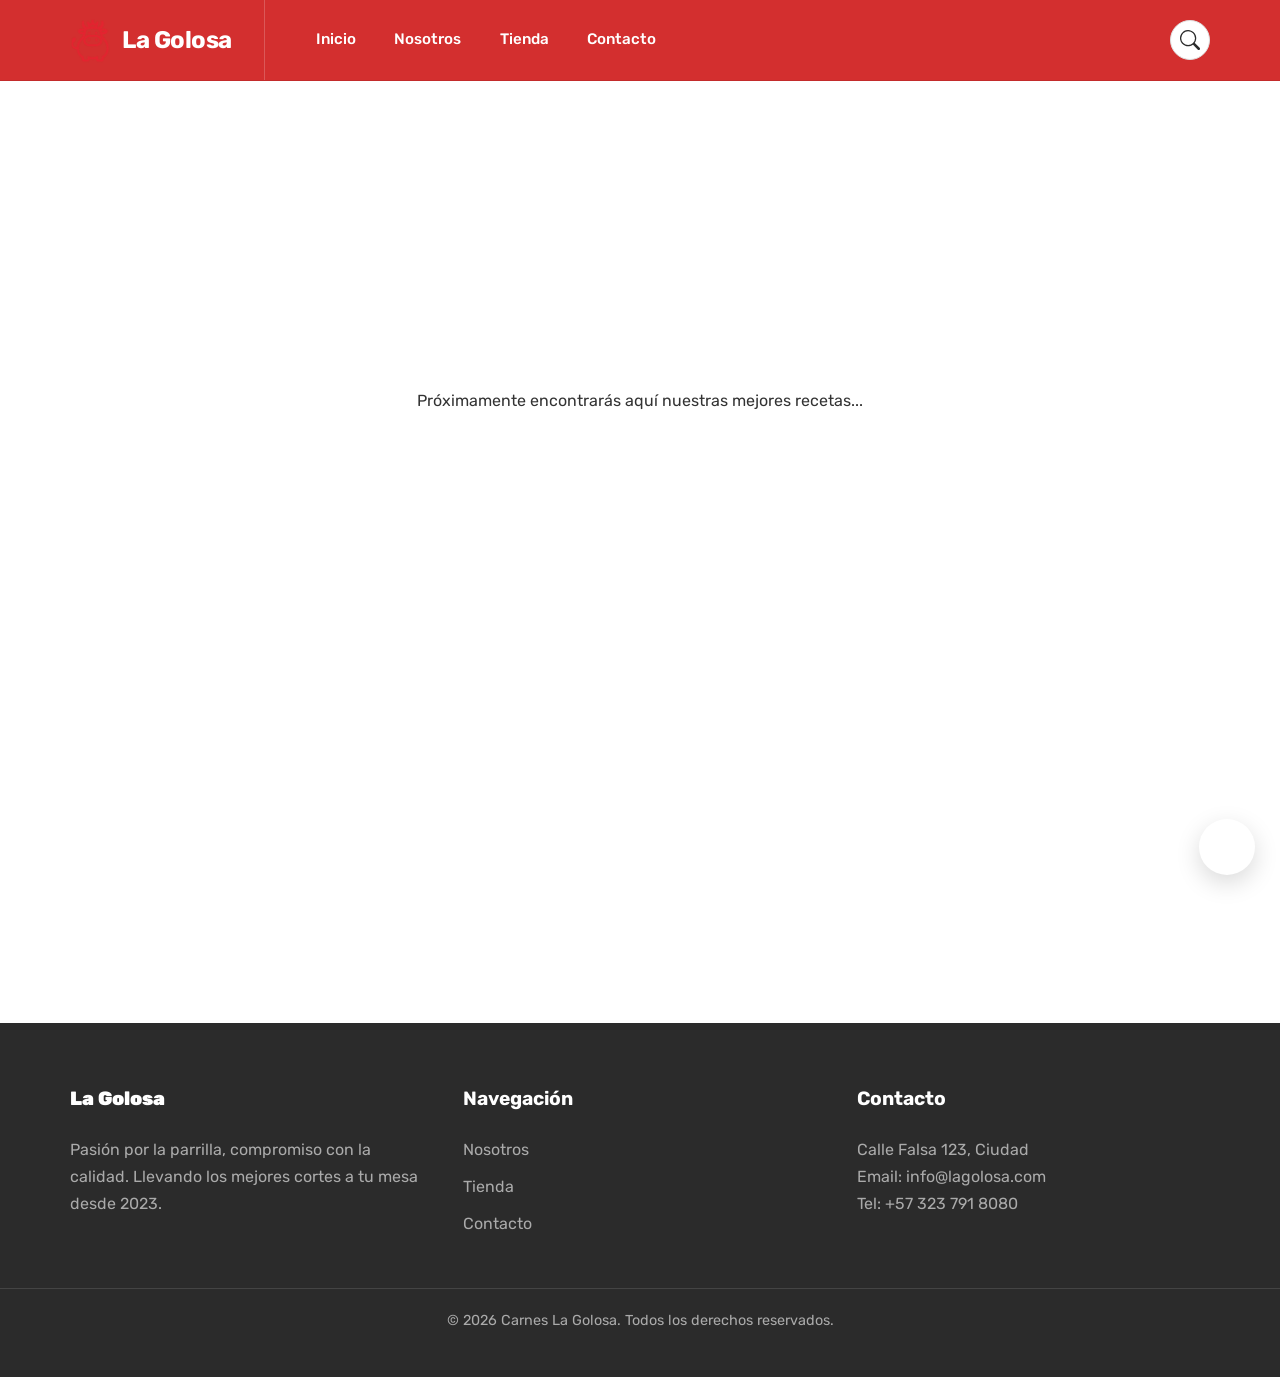
<file: recetas.html>
<!doctype html>
<html lang="es">
<head>
  <meta charset="utf-8" />
  <meta name="viewport" content="width=device-width,initial-scale=1" />
  <title>Recetas - Carnes La Golosa</title>
  <meta name="description" content="Inspírate con nuestras recetas y saca el máximo provecho a nuestros cortes de carne." />

  <!-- Tipografías -->
  <link rel="preconnect" href="https://fonts.googleapis.com">
  <link rel="preconnect" href="https://fonts.gstatic.com" crossorigin>
  <link href="https://fonts.googleapis.com/css2?family=Rubik:wght@400;700;900&display=swap" rel="stylesheet">

  <!-- CSS -->
  <link rel="stylesheet" href="style.css">
</head>
<body style="padding-top: 80px;">
  <!-- ======== HEADER ======== -->
  <header class="site-header-zenu">
    <div class="container">
      <div class="header-logo-zenu">
        <a href="index.html">
          <img src="img/golosa-logo.png" alt="Logo La Golosa" class="logo-img">
          <span class="logo-text">La Golosa</span>
        </a>
      </div>

      <nav class="header-nav-zenu">
        <ul>
          <li><a href="index.html">Inicio</a></li>
          <li><a href="nosotros.html">Nosotros</a></li>
          <li><a href="tienda.html">Tienda</a></li>
          <li><a href="contacto.html">Contacto</a></li>
        </ul>
      </nav>

      <div class="header-actions-zenu">
        <button class="search-icon" aria-label="Buscar">
          <svg xmlns="http://www.w3.org/2000/svg" width="20" height="20" fill="currentColor" viewBox="0 0 16 16">
            <path d="M11.742 10.344a6.5 6.5 0 1 0-1.397 1.398h-.001c.03.04.062.078.098.115l3.85 3.85a1 1 0 0 0 1.415-1.414l-3.85-3.85a1.007 1.007 0 0 0-.115-.1zM12 6.5a5.5 5.5 0 1 1-11 0 5.5 5.5 0 0 1 11 0z"/>
          </svg>
        </button>
      </div>

      <button class="menu-toggle-zenu" id="menu-toggle" aria-label="Abrir menú">
        <span></span>
        <span></span>
        <span></span>
      </button>
    </div>
  </header>

  <!-- ======== NAVEGACIÓN ======== -->
  <div class="offcanvas-menu" id="side-menu">
    <nav class="offcanvas-nav">
        <div class="offcanvas-header">Menú</div>
        <ul class="offcanvas-links">
            <li><a href="index.html">Inicio</a></li>
            <li><a href="nosotros.html">Nosotros</a></li>
            <li><a href="tienda.html">Tienda</a></li>
            <li><a href="productos.html">Productos</a></li>
            <li><a href="contacto.html">Contacto</a></li>
        </ul>
    </nav>
  </div>

  <!-- Contenedor principal -->
  <div id="page-container">
    <main>
      <!-- ======== RECETAS ======== -->
      <section id="recipes" class="section-padding">
        <div class="container text-center">
          <h2 class="section-title text-center animate-on-scroll">Inspírate con Nuestras Recetas</h2>
          <p class="animate-on-scroll">Descubre platos recomendados para cada corte. Sencillos, con personalidad y perfectos para tu parrilla.</p>
          <!-- Aquí podrías añadir un grid con tarjetas de recetas en el futuro -->
          <div style="margin-top: 50px;">
            <p>Próximamente encontrarás aquí nuestras mejores recetas...</p>
          </div>
        </div>
      </section>

      <!-- ======== CTA PARALLAX ======== -->
      <section class="cta-parallax">
        <div class="hero-overlay"></div>
        <div class="container cta-content">
          <h2 class="animate-on-scroll">¿Listo para Cocinar?</h2>
          <p class="animate-on-scroll">
            Nuestros cortes son el lienzo perfecto para tu creatividad. Visita nuestra tienda y elige el protagonista de tu próxima obra maestra culinaria.
          </p>
          <a href="tienda.html" class="btn btn-primary animate-on-scroll">Ir a la Tienda</a>
        </div>
      </section>
    </main>

    <!-- ======== FOOTER ======== -->
    <footer class="main-footer-detailed">
      <div class="container footer-grid">
        <div class="footer-col">
          <h4 class="footer-logo">La Golosa</h4>
          <p>Pasión por la parrilla, compromiso con la calidad. Llevando los mejores cortes a tu mesa desde 2023.</p>
        </div>
        <div class="footer-col">
          <h4>Navegación</h4>
          <ul>
            <li><a href="nosotros.html">Nosotros</a></li>
            <li><a href="tienda.html">Tienda</a></li>
            <li><a href="contacto.html">Contacto</a></li>
          </ul>
        </div>
        <div class="footer-col">
          <h4>Contacto</h4>
          <p>Calle Falsa 123, Ciudad<br>Email: <a href="mailto:info@lagolosa.com">info@lagolosa.com</a><br>Tel: +57 323 791 8080</p>
        </div>
      </div>
      <div class="footer-bottom">
        <p>© <span id="year"></span> Carnes La Golosa. Todos los derechos reservados.</p>
      </div>
    </footer>
  </div>

  <!-- ======== BOTONES FLOTANTES ======== -->
  <div class="fab-container">
    <a href="https://wa.me/573237918080" target="_blank" class="fab" aria-label="Contactar por WhatsApp">
      <svg viewBox="0 0 24 24" fill="currentColor"><path d="M16.75 13.96c.25.13.4.38.46.66.09.42-.18.83-.49 1.1-.29.26-.66.49-1.08.6A2.94 2.94 0 0 1 14 16.6c-.84-.09-1.62-.36-2.33-.78a8.45 8.45 0 0 1-3.1-2.93c-.46-.82-.7-1.7-.73-2.65.03-.23.1-.46.2-.66.22-.43.54-.78.93-1.02.23-.15.48-.24.75-.26.22-.02.43.02.63.1.25.1.48.28.66.5.18.22.3.48.36.76.06.28.03.57-.09.84-.12.27-.29.5-.49.69-.18.18-.38.32-.59.43-.21.1-.42.16-.63.19-.17.02-.34.03-.5.03-.08 0-.17 0-.25-.02-.12-.03-.24-.07-.35-.13-.11-.06-.22-.13-.32-.21-.1-.08-.18-.17-.27-.26-.3-.3-.54-.65-.7-1.03-.15-.37-.24-.76-.24-1.16s.09-.79.24-1.16c.15-.37.37-.72.64-1.02.27-.3.59-.55.94-.74.35-.19.73-.3 1.12-.31.4-.02.8.06 1.17.22.37.16.7.4 1 .7.3.3.53.65.68 1.02.15.37.23.76.23 1.16 0 .2-.03.4-.08.58-.05.19-.13.37-.22.54z"></path></svg>
    </a>
  </div>

  <script src="script.js"></script>
  <script>
    document.getElementById('year').textContent = new Date().getFullYear();
  </script>
</body>
</html>
</file>
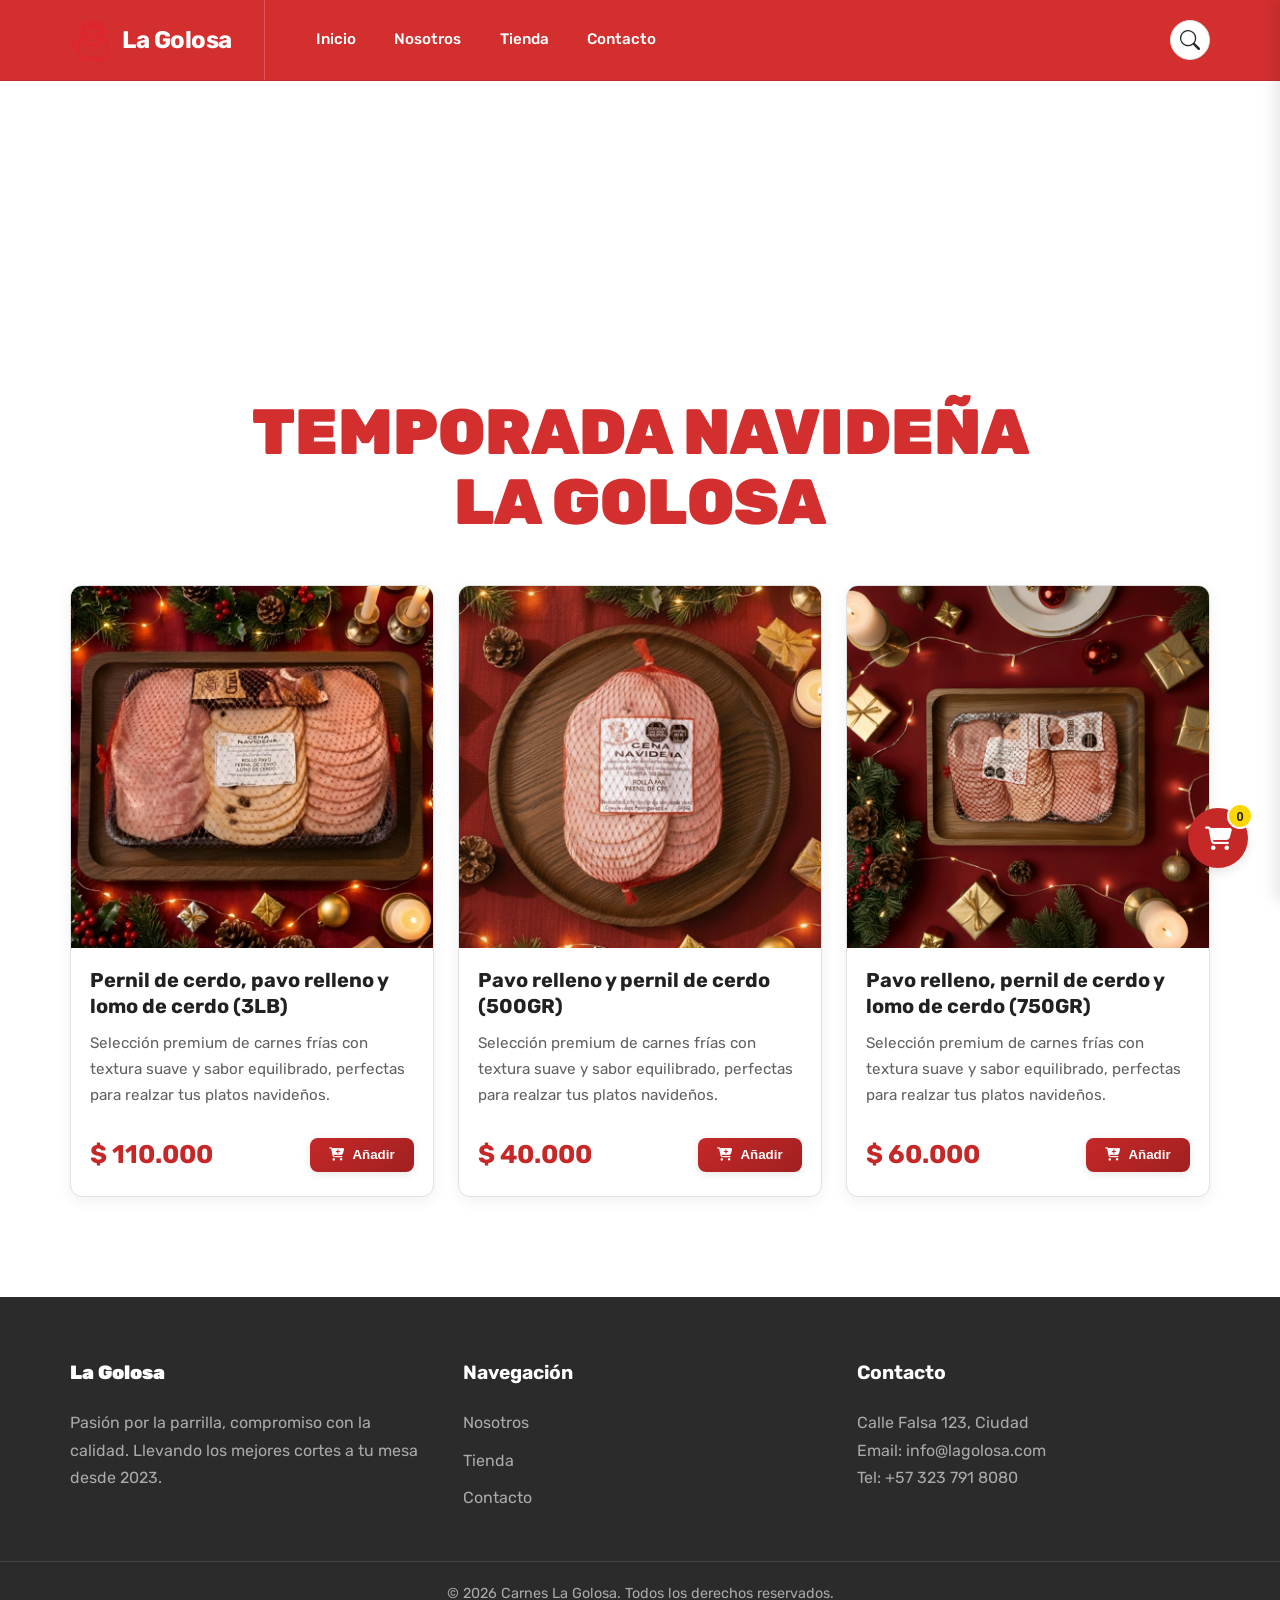
<file: tienda.html>
<!doctype html>
<html lang="es">
<head>
  <meta charset="utf-8" />
  <meta name="viewport" content="width=device-width,initial-scale=1" />
  <title>Tienda - Carnes La Golosa</title>
  <meta name="description" content="Explora nuestra selección de cortes premium. Calidad y sabor directo a tu puerta." />

  <!-- Tipografías -->
  <link rel="preconnect" href="https://fonts.googleapis.com">
  <link rel="preconnect" href="https://fonts.gstatic.com" crossorigin>
  <link href="https://fonts.googleapis.com/css2?family=Rubik:wght@400;700;900&display=swap" rel="stylesheet">

  <!-- CSS separado -->
  <link rel="stylesheet" href="style.css">
  <link rel="stylesheet" href="https://cdnjs.cloudflare.com/ajax/libs/font-awesome/6.4.0/css/all.min.css">
  <style>
    /* CSS de la nueva tienda virtual */
    /* NOTA: Se han mantenido las variables de color de la tienda navideña
       para una rápida implementación. Puedes ajustarlas a las de tu sitio
       (--primary-red, --dark-gray, etc.) para una integración visual perfecta. */

    /* Variables de la tienda */
    :root {
        --shop-primary-red: #c62828;
        --shop-dark-red: #8e0000;
        --shop-primary-green: #2e7d32;
        --shop-dark-green: #1b5e20;
        --shop-gold: #ffd700;
        --shop-light-gray: #f5f5f5;
        --shop-medium-gray: #e0e0e0;
        --shop-dark-gray: #616161;
        --shop-text-dark: #212121;
        --shop-shadow: 0 4px 12px rgba(0, 0, 0, 0.1);
        --shop-transition: all 0.3s ease;
    }

    /* Product Grid */
    .products {
        display: grid;
        grid-template-columns: repeat(auto-fill, minmax(280px, 1fr));
        gap: 1.5rem;
        margin-top: 2rem;
    }

    .product-card {
        background: white;
        border-radius: 12px; /* Bordes un poco más redondeados */
        overflow: hidden;
        box-shadow: 0 4px 15px rgba(0,0,0,0.06); /* Sombra más suave */
        transition: var(--shop-transition);
        border: 1px solid var(--shop-medium-gray); /* Borde sutil */
        display: flex;
        flex-direction: column;
    }

    .product-card:hover {
        transform: translateY(-8px); /* Se eleva un poco más */
        box-shadow: 0 12px 25px rgba(211, 47, 47, 0.15), 0 0 0 4px rgba(211, 47, 47, 0.05); /* Resplandor rojo */
    }

    .product-card__image {
        width: 100%;
        /* height: 220px; */ /* Se reemplaza por aspect-ratio para hacerla cuadrada */
        aspect-ratio: 1 / 1; /* Mantiene la proporción cuadrada */
        object-fit: cover;
        background-color: var(--shop-medium-gray);
        display: flex;
        align-items: center;
        justify-content: center;
        font-size: 3rem;
        color: var(--shop-dark-gray);
    }

    .product-card__image img, .cart-item__image img {
        width: 100%;
        height: 100%;
        transition: transform 0.4s ease; /* Transición suave para el zoom */
        object-fit: cover; /* Asegura que la imagen cubra el espacio sin deformarse */
    }

    .product-card__content {
        padding: 1.2rem;
        flex-grow: 1;
        display: flex;
        flex-direction: column;
    }

    .product-card__title {
        font-size: 1.25rem; /* Ligeramente más grande */
        font-weight: 700; /* Más grueso */
        margin-bottom: 0.75rem;
        color: var(--shop-text-dark);
        line-height: 1.3;
    }

    .product-card__description {
        color: var(--shop-dark-gray);
        margin-bottom: 1.5rem; /* Más espacio antes del pie de página */
        font-size: 0.95rem;
        flex-grow: 1;
    }

    .product-card__footer {
        display: flex;
        justify-content: space-between;
        align-items: center;
        margin-top: auto;
    }

    .product-card__price {
        font-size: 1.6rem; /* Precio más destacado */
        font-weight: bold;
        color: var(--shop-primary-red);
    }

    .btn-shop {
        padding: 0.6rem 1.2rem;
        border: none;
        border-radius: 8px;
        cursor: pointer;
        font-weight: 600;
        transition: var(--shop-transition);
        display: inline-flex;
        align-items: center;
        justify-content: center;
        gap: 0.5rem;
    }

    .btn-shop--primary {
        background: linear-gradient(145deg, var(--shop-primary-red), #a02020); /* Degradado sutil */
        color: white;
        box-shadow: 0 2px 8px rgba(0,0,0,0.1);
    }

    .btn-shop--primary:hover {
        background: linear-gradient(145deg, #d32f2f, #b52525); /* Aclarar un poco en hover */
        transform: translateY(-2px);
        box-shadow: 0 4px 12px rgba(0,0,0,0.15);
    }

    .btn-shop--primary:active {
        transform: translateY(0); /* Efecto de clic */
    }

    .btn-shop--secondary {
        background-color: var(--shop-primary-green);
        color: white;
    }

    .btn-shop--secondary:hover {
        background-color: var(--shop-dark-green);
    }

    .btn-shop--outline {
        background-color: transparent;
        color: var(--shop-primary-red);
        border: 1px solid var(--shop-primary-red);
    }

    .btn-shop--outline:hover {
        background-color: rgba(198, 40, 40, 0.1);
    }

    .btn-shop:disabled {
        opacity: 0.5;
        cursor: not-allowed;
    }

    /* Floating Cart Button */
    .cart-toggle {
        position: fixed; /* Botón del carrito principal */
        bottom: 2rem;
        right: 2rem;
        width: 60px;
        height: 60px;
        border-radius: 50%;
        background-color: var(--shop-primary-red);
        color: white;
        border: none;
        box-shadow: var(--shop-shadow);
        cursor: pointer;
        z-index: 100;
        display: flex;
        align-items: center;
        justify-content: center;
        font-size: 1.5rem;
        transition: var(--shop-transition);
    }

    .cart-toggle:hover {
        background-color: var(--shop-dark-red);
        transform: scale(1.05);
    }

    .cart-toggle__badge {
        position: absolute;
        top: -5px;
        right: -5px;
        background-color: var(--shop-gold);
        color: var(--shop-text-dark);
        width: 26px;
        height: 26px;
        border-radius: 50%;
        display: flex;
        align-items: center;
        justify-content: center;
        font-size: 0.8rem;
        font-weight: bold;
        border: 2px solid white;
    }

    /* Cart Sidebar */
    .cart-sidebar {
        position: fixed;
        top: 0;
        right: -400px;
        width: 100%;
        max-width: 400px;
        height: 100vh;
        background-color: white;
        box-shadow: -5px 0 15px rgba(0, 0, 0, 0.1);
        z-index: 1000;
        transition: right 0.3s ease;
        display: flex;
        flex-direction: column;
        overflow: hidden;
    }

    .cart-sidebar--open {
        right: 0;
    }

    .cart-sidebar__header {
        background: linear-gradient(135deg, var(--shop-primary-green), var(--shop-dark-green));
        color: white;
        padding: 1.5rem;
        display: flex;
        justify-content: space-between;
        align-items: center;
    }

    .cart-sidebar__title {
        font-size: 1.5rem;
        display: flex;
        align-items: center;
        gap: 0.5rem;
    }

    .cart-sidebar__close {
        background: none;
        border: none;
        color: white;
        font-size: 1.5rem;
        cursor: pointer;
    }

    .cart-sidebar__content {
        flex-grow: 1;
        overflow-y: auto;
        padding: 1.5rem;
    }

    .cart-empty {
        text-align: center;
        padding: 2rem 0;
        color: var(--shop-dark-gray);
    }

    .cart-empty__icon {
        font-size: 3rem;
        margin-bottom: 1rem;
        color: var(--shop-medium-gray);
    }

    .cart-item {
        display: flex;
        padding: 1rem 0;
        border-bottom: 1px solid var(--shop-medium-gray);
    }

    .cart-item:last-child {
        border-bottom: none;
    }

    .cart-item__image {
        width: 70px;
        height: 70px;
        object-fit: cover;
        border-radius: 6px;
        margin-right: 1rem;
        background-color: var(--shop-medium-gray);
        display: flex;
        align-items: center;
        justify-content: center;
        font-size: 1.5rem;
        color: var(--shop-dark-gray);
    }

    .cart-item__details {
        flex-grow: 1;
    }

    .cart-item__name {
        font-weight: 600;
        margin-bottom: 0.3rem;
    }

    .cart-item__price {
        color: var(--shop-primary-red);
        font-weight: 600;
        margin-bottom: 0.5rem;
    }

    .cart-item__price::before {
        content: "$";
        font-size: 0.9em;
    }

    .cart-item__controls {
        display: flex;
        align-items: center;
        gap: 0.5rem;
    }

    .cart-item__quantity {
        min-width: 30px;
        text-align: center;
        font-weight: 600;
    }

    .cart-item__btn {
        width: 30px;
        height: 30px;
        border-radius: 50%;
        border: 1px solid var(--shop-medium-gray);
        background-color: white;
        display: flex;
        align-items: center;
        justify-content: center;
        cursor: pointer;
        transition: var(--shop-transition);
    }

    .cart-item__btn:hover {
        background-color: var(--shop-light-gray);
    }

    .cart-item__remove {
        margin-left: auto;
        color: var(--shop-dark-gray);
        background: none;
        border: none;
        cursor: pointer;
        font-size: 1.2rem;
    }

    .cart-sidebar__footer {
        padding: 1.5rem;
        border-top: 1px solid var(--shop-medium-gray);
        background-color: var(--shop-light-gray);
    }

    .cart-total {
        display: flex;
        justify-content: space-between;
        margin-bottom: 1.5rem;
        font-size: 1.3rem;
        font-weight: bold;
    }

    .cart-total__amount {
        color: var(--shop-primary-red);
    }

    .cart-actions {
        display: flex;
        flex-direction: column;
        gap: 0.8rem;
    }

    .cart-actions__button {
        width: 100%;
    }

    /* Overlay for sidebar */
    .overlay {
        position: fixed;
        top: 0;
        left: 0;
        width: 100%;
        height: 100%;
        background-color: rgba(0, 0, 0, 0.5);
        z-index: 999;
        opacity: 0;
        visibility: hidden;
        transition: var(--shop-transition);
    }

    .overlay--visible {
        opacity: 1;
        visibility: visible;
    }

    /* Printable Receipt Modal */
    .receipt-modal {
        position: fixed;
        top: 0;
        left: 0;
        width: 100%;
        height: 100%;
        background-color: rgba(0, 0, 0, 0.7);
        z-index: 2000;
        display: flex;
        align-items: center;
        justify-content: center;
        opacity: 0;
        visibility: hidden;
        transition: var(--shop-transition);
        padding: 1rem;
    }

    .receipt-modal--open {
        opacity: 1;
        visibility: visible;
    }

    .receipt {
        background-color: white;
        border-radius: 8px;
        max-width: 500px;
        width: 100%;
        max-height: 90vh;
        overflow-y: auto;
        box-shadow: var(--shop-shadow);
    }

    .receipt__header {
        background-color: var(--shop-primary-green);
        color: white;
        padding: 1.5rem;
        text-align: center;
        border-radius: 8px 8px 0 0;
    }

    .receipt__title {
        font-size: 1.8rem;
        margin-bottom: 0.5rem;
    }

    .receipt__content {
        padding: 1.5rem;
    }

    .receipt__info {
        margin-bottom: 1.5rem;
        padding-bottom: 1rem;
        border-bottom: 1px dashed var(--shop-medium-gray);
    }

    .receipt__items {
        width: 100%;
        border-collapse: collapse;
        margin-bottom: 1.5rem;
    }

    .receipt__items th,
    .receipt__items td {
        padding: 0.7rem 0.5rem;
        text-align: left;
        border-bottom: 1px solid var(--shop-medium-gray);
    }

    .receipt__items th {
        background-color: var(--shop-light-gray);
        font-weight: 600;
    }

    .receipt__items .receipt__total-row {
        border-top: 2px solid var(--shop-text-dark);
        font-weight: bold;
        font-size: 1.1rem;
    }

    .receipt__footer {
        padding: 1.5rem;
        background-color: var(--shop-light-gray);
        border-radius: 0 0 8px 8px;
        text-align: center;
    }

    .receipt__close {
        background-color: var(--shop-primary-red);
        color: white;
        border: none;
        padding: 0.8rem 1.5rem;
        border-radius: 6px;
        cursor: pointer;
        font-weight: 600;
        transition: var(--shop-transition);
    }

    .receipt__close:hover {
        background-color: var(--shop-dark-red);
    }

    /* WhatsApp Modal */
    .whatsapp-modal {
        position: fixed;
        top: 0;
        left: 0;
        width: 100%;
        height: 100%;
        background-color: rgba(0, 0, 0, 0.7);
        z-index: 2000;
        display: flex;
        align-items: center;
        justify-content: center;
        opacity: 0;
        visibility: hidden;
        transition: var(--shop-transition);
        padding: 1rem;
    }

    .whatsapp-modal--open {
        opacity: 1;
        visibility: visible;
    }

    .whatsapp-form {
        background-color: white;
        border-radius: 8px;
        max-width: 500px;
        width: 100%;
        box-shadow: var(--shop-shadow);
    }

    .whatsapp-form__header {
        background-color: #25D366;
        color: white;
        padding: 1.5rem;
        text-align: center;
        border-radius: 8px 8px 0 0;
        display: flex;
        align-items: center;
        justify-content: center;
        gap: 0.8rem;
    }

    .whatsapp-form__title {
        font-size: 1.5rem;
    }

    .whatsapp-form__content {
        padding: 1.5rem;
    }

    .whatsapp-form__group {
        margin-bottom: 1.2rem;
    }

    .whatsapp-form__label {
        display: block;
        margin-bottom: 0.5rem;
        font-weight: 600;
    }

    .whatsapp-form__input {
        width: 100%;
        padding: 0.8rem;
        border: 1px solid var(--shop-medium-gray);
        border-radius: 6px;
        font-size: 1rem;
    }

    .whatsapp-form__footer {
        padding: 1.5rem;
        background-color: var(--shop-light-gray);
        border-radius: 0 0 8px 8px;
        display: flex;
        justify-content: flex-end;
        gap: 1rem;
    }

    /* Responsive adjustments */
    @media (max-width: 768px) {
        .products {
            grid-template-columns: repeat(auto-fill, minmax(250px, 1fr));
        }
        .cart-sidebar { max-width: 100%; }
        .cart-toggle { bottom: 1rem; right: 1rem; }
    }

    @media (max-width: 480px) {
        .products { grid-template-columns: 1fr; }
        .cart-item { flex-direction: column; }
        .cart-item__image {
            width: 100%;
            height: 120px;
            margin-right: 0;
            margin-bottom: 1rem;
        }
    }

    /* Print styles for receipt */
    @media print {
        body * { visibility: hidden; }
        .receipt, .receipt * { visibility: visible; }
        .receipt {
            position: absolute;
            left: 0;
            top: 0;
            width: 100%;
            max-width: 100%;
            box-shadow: none;
        }
        .receipt__close { display: none; }
    }
  </style>
  <style>
    /* Título animado para la temporada */
    .shop-season-title {
        font-family: var(--font-heading);
        font-size: 4rem;
        font-weight: 900;
        text-align: center;
        color: var(--primary-red);
        margin: 2rem 0 3rem 0; /* Espacio arriba y abajo */
        line-height: 1.1; /* Ajusta el espacio entre líneas */
        text-transform: uppercase;
        /* Se elimina la animación 'festive-glow' */
    }

    @media (max-width: 768px) {
        .shop-season-title { font-size: 2.5rem; }
    }
  </style>
</head>
<body style="padding-top: 80px;">
  <!-- ======== HEADER ======== -->
  <header class="site-header-zenu">
    <div class="container">
      <div class="header-logo-zenu">
        <a href="index.html"> 
          <img src="img/golosa-logo.png" alt="Logo La Golosa" class="logo-img">
          <span class="logo-text">La Golosa</span>
        </a>
      </div>

      <nav class="header-nav-zenu">
        <ul>
          <li><a href="index.html">Inicio</a></li>
          <li><a href="nosotros.html">Nosotros</a></li>
          <li><a href="tienda.html">Tienda</a></li>
          <li><a href="contacto.html">Contacto</a></li>
        </ul>
      </nav>

      <div class="header-actions-zenu">
        <button class="search-icon" aria-label="Buscar">
          <svg xmlns="http://www.w3.org/2000/svg" width="20" height="20" fill="currentColor" viewBox="0 0 16 16">
            <path d="M11.742 10.344a6.5 6.5 0 1 0-1.397 1.398h-.001c.03.04.062.078.098.115l3.85 3.85a1 1 0 0 0 1.415-1.414l-3.85-3.85a1.007 1.007 0 0 0-.115-.1zM12 6.5a5.5 5.5 0 1 1-11 0 5.5 5.5 0 0 1 11 0z"/>
          </svg>
        </button>
      </div>

      <button class="menu-toggle-zenu" id="menu-toggle" aria-label="Abrir menú">
        <span></span>
        <span></span>
        <span></span>
      </button>
    </div>
  </header>

  <!-- ======== NAVEGACIÓN ======== -->
  <div class="offcanvas-menu" id="side-menu">
    <nav class="offcanvas-nav">
        <div class="offcanvas-header">Menú</div>
        <ul class="offcanvas-links">
            <li><a href="index.html">Inicio</a></li>
            <li><a href="nosotros.html">Nosotros</a></li>
            <li><a href="tienda.html">Tienda</a></li>
            <li><a href="productos.html">Productos</a></li>
            <li><a href="contacto.html">Contacto</a></li>
        </ul>
    </nav>
  </div>

  <!-- Contenedor principal -->
  <div id="page-container">
    <main>
      <!-- ======== TIENDA ======== -->
      <section id="shop" class="section-padding"> <!-- Espacio extra arriba por el header fijo -->
        <div class="container">
          <h2 class="section-title text-center animate-on-scroll">Nuestra Tienda</h2>
          <p class="text-center animate-on-scroll" style="max-width: 700px; margin-left: auto; margin-right: auto;">
            Calidad premium, directo a tu puerta. Explora nuestra selección de cortes y productos listos para llevar tu parrilla al siguiente nivel.
          </p>

          <!-- Título animado de temporada -->
          <h2 class="shop-season-title">Temporada Navideña<br>La Golosa</h2>

          <!-- Contenedor para la nueva tienda dinámica -->
          <div class="products" id="products-container">
            <!-- Los productos se insertarán aquí dinámicamente -->
          </div>
        </div>
      </section>
    </main>

    <!-- Elementos de la nueva tienda (carrito, modales, etc.) -->

    <!-- Botón flotante del carrito -->
    <button class="cart-toggle" id="cart-toggle" aria-label="Abrir carrito de compras">
        <i class="fas fa-shopping-cart"></i>
        <span class="cart-toggle__badge" id="cart-count">0</span>
    </button>

    <!-- Carrito lateral -->
    <div class="cart-sidebar" id="cart-sidebar">
        <div class="cart-sidebar__header">
            <h2 class="cart-sidebar__title"><i class="fas fa-shopping-cart"></i> Tu Carrito</h2>
            <button class="cart-sidebar__close" id="cart-close" aria-label="Cerrar carrito">
                <i class="fas fa-times"></i>
            </button>
        </div>
        
        <div class="cart-sidebar__content" id="cart-content">
            <div class="cart-empty" id="cart-empty">
                <div class="cart-empty__icon">
                    <i class="fas fa-shopping-cart"></i>
                </div>
                <p>Tu carrito está vacío</p>
                <p>¡Añade algunos cortes para empezar!</p>
            </div>
            <!-- Los items del carrito se insertarán aquí -->
        </div>
        
        <div class="cart-sidebar__footer">
            <div class="cart-total">
                <span>Total:</span>
                <span class="cart-total__amount" id="cart-total">0.00</span>
            </div>
            
            <div class="cart-actions">
                <button class="btn-shop btn-shop--primary cart-actions__button" id="print-receipt">
                    <i class="fas fa-receipt"></i> Ver Recibo
                </button>
                <button class="btn-shop btn-shop--secondary cart-actions__button" id="whatsapp-checkout" disabled>
                    <i class="fab fa-whatsapp"></i> Finalizar por WhatsApp
                </button>
                <button class="btn-shop btn-shop--outline cart-actions__button" id="clear-cart">
                    <i class="fas fa-trash"></i> Vaciar Carrito
                </button>
            </div>
        </div>
    </div>

    <!-- Overlay para el carrito -->
    <div class="overlay" id="overlay"></div>

    <!-- Modal del Recibo -->
    <div class="receipt-modal" id="receipt-modal">
        <div class="receipt">
            <div class="receipt__header">
                <h2 class="receipt__title">Carnes La Golosa</h2>
                <p>Recibo de Orden</p>
            </div>
            <div class="receipt__content">
                <div class="receipt__info">
                    <p><strong>Fecha:</strong> <span id="receipt-date"></span></p>
                    <p><strong>Orden ID:</strong> <span id="receipt-id">GOLOSA-<span id="order-number">001</span></span></p>
                </div>
                <table class="receipt__items">
                    <thead>
                        <tr>
                            <th>Producto</th>
                            <th>Cant.</th>
                            <th>Precio</th>
                            <th>Subtotal</th>
                        </tr>
                    </thead>
                    <tbody id="receipt-items"></tbody>
                    <tfoot>
                        <tr class="receipt__total-row">
                            <td colspan="3">Total</td>
                            <td id="receipt-total">$0.00</td>
                        </tr>
                    </tfoot>
                </table>
            </div>
            <div class="receipt__footer">
                <p>¡Gracias por tu compra! 🔥</p>
                <button class="receipt__close" id="close-receipt">Cerrar</button>
            </div>
        </div>
    </div>

    <!-- Modal de WhatsApp -->
    <div class="whatsapp-modal" id="whatsapp-modal">
        <div class="whatsapp-form">
            <div class="whatsapp-form__header">
                <i class="fab fa-whatsapp"></i>
                <h2 class="whatsapp-form__title">Finalizar por WhatsApp</h2>
            </div>
            <div class="whatsapp-form__content">
                <p>Por favor, completa tus datos para generar el mensaje de pedido.</p>
                <div class="whatsapp-form__group">
                    <label for="customer-name" class="whatsapp-form__label">Tu Nombre</label>
                    <input type="text" id="customer-name" class="whatsapp-form__input" placeholder="Ingresa tu nombre">
                </div>
                <div class="whatsapp-form__group">
                    <label for="customer-phone" class="whatsapp-form__label">Tu Teléfono</label>
                    <input type="tel" id="customer-phone" class="whatsapp-form__input" placeholder="Ingresa tu teléfono">
                </div>
                <div class="whatsapp-form__group">
                    <label class="whatsapp-form__label">Resumen del Pedido</label>
                    <div id="whatsapp-summary" style="padding: 1rem; background-color: #f9f9f9; border-radius: 6px; font-size: 0.9rem;"></div>
                </div>
            </div>
            <div class="whatsapp-form__footer">
                <button class="btn-shop btn-shop--outline" id="cancel-whatsapp">Cancelar</button>
                <button class="btn-shop btn-shop--secondary" id="send-whatsapp">
                    <i class="fab fa-whatsapp"></i> Abrir WhatsApp
                </button>
            </div>
        </div>
    </div>

    <!-- ======== FOOTER ======== -->
    <footer class="main-footer-detailed">
      <div class="container footer-grid">
        <div class="footer-col">
          <h4 class="footer-logo">La Golosa</h4>
          <p>Pasión por la parrilla, compromiso con la calidad. Llevando los mejores cortes a tu mesa desde 2023.</p>
        </div>
        <div class="footer-col">
          <h4>Navegación</h4>
          <ul>
            <li><a href="nosotros.html">Nosotros</a></li>
            <li><a href="tienda.html">Tienda</a></li>
            <li><a href="contacto.html">Contacto</a></li>
          </ul>
        </div>
        <div class="footer-col">
          <h4>Contacto</h4>
          <p>Calle Falsa 123, Ciudad<br>Email: <a href="mailto:info@lagolosa.com">info@lagolosa.com</a><br>Tel: +57 323 791 8080</p>
        </div>
      </div>
      <div class="footer-bottom">
        <p>© <span id="year"></span> Carnes La Golosa. Todos los derechos reservados.</p>
      </div>
    </footer>
  </div>

  <script>
    // --- INICIO DEL SCRIPT DE LA TIENDA ---
    document.addEventListener('DOMContentLoaded', () => {
        // --- DATOS DE PRODUCTOS DE LA GOLOSA ---
        const products = [
            { id: 1, name: "Pernil de cerdo, pavo relleno y lomo de cerdo (3LB)", description: "Selección premium de carnes frías con textura suave y sabor equilibrado, perfectas para realzar tus platos navideños.", price: 110000, image: "img/carnes1.png" },
            { id: 3, name: "Pavo relleno y pernil de cerdo (500GR)", description: "Selección premium de carnes frías con textura suave y sabor equilibrado, perfectas para realzar tus platos navideños.", price: 40000, image: "img/carnes2.png" },
            { id: 2, name: "Pavo relleno, pernil de cerdo y lomo de cerdo (750GR)", description: "Selección premium de carnes frías con textura suave y sabor equilibrado, perfectas para realzar tus platos navideños.", price: 60000, image: "img/carnes3.png" }
        ];

        // --- ESTADO DEL CARRITO ---
        let cart = [];
        let orderNumber = 1;

        // --- ELEMENTOS DEL DOM ---
        const productsContainer = document.getElementById('products-container');
        const cartToggle = document.getElementById('cart-toggle');
        const cartSidebar = document.getElementById('cart-sidebar');
        const cartClose = document.getElementById('cart-close');
        const cartContent = document.getElementById('cart-content');
        const cartEmpty = document.getElementById('cart-empty');
        const cartCount = document.getElementById('cart-count');
        const cartTotal = document.getElementById('cart-total');
        const overlay = document.getElementById('overlay');
        const printReceiptBtn = document.getElementById('print-receipt');
        const whatsappCheckoutBtn = document.getElementById('whatsapp-checkout');
        const clearCartBtn = document.getElementById('clear-cart');
        const receiptModal = document.getElementById('receipt-modal');
        const closeReceiptBtn = document.getElementById('close-receipt');
        const receiptItems = document.getElementById('receipt-items');
        const receiptTotal = document.getElementById('receipt-total');
        const receiptDate = document.getElementById('receipt-date');
        const orderNumberSpan = document.getElementById('order-number');
        const whatsappModal = document.getElementById('whatsapp-modal');
        const cancelWhatsappBtn = document.getElementById('cancel-whatsapp');
        const sendWhatsappBtn = document.getElementById('send-whatsapp');
        const whatsappSummary = document.getElementById('whatsapp-summary');
        const customerNameInput = document.getElementById('customer-name');
        const customerPhoneInput = document.getElementById('customer-phone');

        // --- FUNCIONES ---

        function init() {
            renderProducts();
            loadCartFromStorage();
            updateCartUI();
            setupEventListeners();
            setupWhatsAppForm();
        }

        function renderProducts() {
            products.forEach(product => {
                const productCard = document.createElement('div');
                productCard.className = 'product-card';
                productCard.innerHTML = `
                    <div class="product-card__image"><img src="${product.image}" alt="${product.name}"></div>
                    <div class="product-card__content">
                        <h3 class="product-card__title">${product.name}</h3>
                        <p class="product-card__description">${product.description}</p>
                        <div class="product-card__footer">
                            <div class="product-card__price">${product.price.toLocaleString('es-CO', { style: 'currency', currency: 'COP', minimumFractionDigits: 0 })}</div>
                            <button class="btn-shop btn-shop--primary" data-id="${product.id}">
                                <i class="fas fa-cart-plus"></i> Añadir
                            </button>
                        </div>
                    </div>
                `;
                productsContainer.appendChild(productCard);
            });
        }

        function loadCartFromStorage() {
            const savedCart = localStorage.getItem('golosaShopCart');
            if (savedCart) cart = JSON.parse(savedCart);
            const savedOrderNumber = localStorage.getItem('golosaShopOrderNumber');
            if (savedOrderNumber) orderNumber = parseInt(savedOrderNumber);
        }

        function saveCartToStorage() {
            localStorage.setItem('golosaShopCart', JSON.stringify(cart));
            localStorage.setItem('golosaShopOrderNumber', orderNumber.toString());
        }

        function addToCart(productId) {
            const product = products.find(p => p.id === productId);
            if (!product) return;

            const existingItem = cart.find(item => item.id === productId);
            if (existingItem) {
                existingItem.quantity += 1;
            } else {
                cart.push({ ...product, quantity: 1 });
            }
            
            saveCartToStorage();
            updateCartUI();
            showAddToCartFeedback(product.name);
        }

        function removeFromCart(productId) {
            cart = cart.filter(item => item.id !== productId);
            saveCartToStorage();
            updateCartUI();
        }

        function updateQuantity(productId, newQuantity) {
            if (newQuantity < 1) {
                removeFromCart(productId);
                return;
            }
            const item = cart.find(item => item.id === productId);
            if (item) {
                item.quantity = newQuantity;
                saveCartToStorage();
                updateCartUI();
            }
        }

        function showAddToCartFeedback(productName) {
            const feedback = document.createElement('div');
            feedback.style.cssText = `
                position: fixed; top: 100px; right: 20px;
                background-color: var(--shop-primary-green); color: white;
                padding: 12px 20px; border-radius: 6px; box-shadow: var(--shop-shadow);
                z-index: 1001; animation: slideIn 0.3s ease, fadeOut 0.3s ease 1.7s;
                animation-fill-mode: forwards; display: flex; align-items: center; gap: 10px;
            `;
            feedback.innerHTML = `<i class="fas fa-check-circle"></i><span>Añadido <strong>${productName}</strong> al carrito</span>`;
            document.body.appendChild(feedback);
            
            setTimeout(() => {
                if (feedback.parentNode) feedback.parentNode.removeChild(feedback);
            }, 2000);
            
            if (!document.getElementById('cart-animations')) {
                const style = document.createElement('style');
                style.id = 'cart-animations';
                style.textContent = `@keyframes slideIn { from { transform: translateX(100%); opacity: 0; } to { transform: translateX(0); opacity: 1; } } @keyframes fadeOut { from { opacity: 1; } to { opacity: 0; } }`;
                document.head.appendChild(style);
            }
        }

        function updateCartUI() {
            const totalItems = cart.reduce((sum, item) => sum + item.quantity, 0);
            cartCount.textContent = totalItems;
            
            const totalAmount = cart.reduce((sum, item) => sum + (item.price * item.quantity), 0);
            cartTotal.textContent = totalAmount.toLocaleString('es-CO', { style: 'currency', currency: 'COP', minimumFractionDigits: 0 });
            
            cartEmpty.style.display = cart.length === 0 ? 'block' : 'none';
            whatsappCheckoutBtn.disabled = cart.length === 0;
            
            renderCartItems();
        }

        function renderCartItems() {
            cartContent.querySelectorAll('.cart-item').forEach(item => item.remove());
            cart.forEach(item => {
                const cartItem = document.createElement('div');
                cartItem.className = 'cart-item';
                cartItem.innerHTML = `
                    <div class="cart-item__image"><img src="${item.image}" alt="${item.name}"></div>
                    <div class="cart-item__details">
                        <div class="cart-item__name">${item.name}</div>
                        <div class="cart-item__price">${item.price.toLocaleString('es-CO', { style: 'currency', currency: 'COP', minimumFractionDigits: 0 })}</div>
                        <div class="cart-item__controls">
                            <button class="cart-item__btn" data-id="${item.id}" data-action="decrease"><i class="fas fa-minus"></i></button>
                            <span class="cart-item__quantity">${item.quantity}</span>
                            <button class="cart-item__btn" data-id="${item.id}" data-action="increase"><i class="fas fa-plus"></i></button>
                        </div>
                    </div>
                    <button class="cart-item__remove" data-id="${item.id}" aria-label="Remover item"><i class="fas fa-trash"></i></button>
                `;
                cartContent.insertBefore(cartItem, cartEmpty);
            });
        }

        function setupEventListeners() {
            productsContainer.addEventListener('click', e => {
                const button = e.target.closest('.btn-shop--primary');
                if (button) {
                    addToCart(parseInt(button.dataset.id));
                }
            });

            cartToggle.addEventListener('click', () => {
                cartSidebar.classList.add('cart-sidebar--open');
                overlay.classList.add('overlay--visible');
            });

            const closeCart = () => {
                cartSidebar.classList.remove('cart-sidebar--open');
                overlay.classList.remove('overlay--visible');
            };
            cartClose.addEventListener('click', closeCart);
            overlay.addEventListener('click', closeCart);

            cartContent.addEventListener('click', e => {
                const button = e.target.closest('[data-id]');
                if (!button) return;

                const productId = parseInt(button.dataset.id);
                if (button.classList.contains('cart-item__btn')) {
                    const action = button.dataset.action;
                    const item = cart.find(i => i.id === productId);
                    if (item) {
                        const newQuantity = action === 'increase' ? item.quantity + 1 : item.quantity - 1;
                        updateQuantity(productId, newQuantity);
                    }
                } else if (button.classList.contains('cart-item__remove')) {
                    removeFromCart(productId);
                }
            });

            clearCartBtn.addEventListener('click', () => {
                if (cart.length > 0 && confirm('¿Estás seguro de que quieres vaciar el carrito?')) {
                    cart = [];
                    saveCartToStorage();
                    updateCartUI();
                }
            });

            printReceiptBtn.addEventListener('click', showReceiptModal);
            closeReceiptBtn.addEventListener('click', () => receiptModal.classList.remove('receipt-modal--open'));
            whatsappCheckoutBtn.addEventListener('click', () => {
                if (cart.length > 0) showWhatsAppModal();
            });
        }

        function showReceiptModal() {
            const now = new Date();
            receiptDate.textContent = now.toLocaleDateString('es-CO', { weekday: 'long', year: 'numeric', month: 'long', day: 'numeric' });
            orderNumberSpan.textContent = orderNumber.toString().padStart(3, '0');
            receiptItems.innerHTML = '';
            
            let receiptTotalAmount = 0;
            cart.forEach(item => {
                const subtotal = item.price * item.quantity;
                receiptTotalAmount += subtotal;
                const row = document.createElement('tr');
                row.innerHTML = `
                    <td>${item.name}</td>
                    <td>${item.quantity}</td>
                    <td>${item.price.toLocaleString('es-CO', { style: 'currency', currency: 'COP', minimumFractionDigits: 0 })}</td>
                    <td>${subtotal.toLocaleString('es-CO', { style: 'currency', currency: 'COP', minimumFractionDigits: 0 })}</td>
                `;
                receiptItems.appendChild(row);
            });
            
            receiptTotal.textContent = receiptTotalAmount.toLocaleString('es-CO', { style: 'currency', currency: 'COP', minimumFractionDigits: 0 });
            receiptModal.classList.add('receipt-modal--open');
            
            orderNumber++;
            saveCartToStorage();
        }

        function setupWhatsAppForm() {
            cancelWhatsappBtn.addEventListener('click', () => whatsappModal.classList.remove('whatsapp-modal--open'));
            sendWhatsappBtn.addEventListener('click', sendWhatsAppMessage);
            customerNameInput.addEventListener('input', updateWhatsAppSummary);
            customerPhoneInput.addEventListener('input', updateWhatsAppSummary);
        }

        function showWhatsAppModal() {
            customerNameInput.value = '';
            customerPhoneInput.value = '';
            updateWhatsAppSummary();
            whatsappModal.classList.add('whatsapp-modal--open');
        }

        function updateWhatsAppSummary() {
            let summary = '';
            let totalAmount = 0;
            
            cart.forEach(item => {
                const subtotal = item.price * item.quantity;
                totalAmount += subtotal;
                summary += `${item.quantity} x ${item.name} - ${subtotal.toLocaleString('es-CO', { style: 'currency', currency: 'COP', minimumFractionDigits: 0 })}\n`;
            });
            
            const customerName = customerNameInput.value.trim();
            const customerPhone = customerPhoneInput.value.trim();
            let customerInfo = '';
            if (customerName) customerInfo += `Nombre: ${customerName}\n`;
            if (customerPhone) customerInfo += `Teléfono: ${customerPhone}\n`;
            
            whatsappSummary.innerHTML = `
                <p><strong>Resumen del Pedido:</strong></p>
                <pre style="white-space: pre-wrap; margin: 10px 0;">${summary}</pre>
                <p><strong>Total: ${totalAmount.toLocaleString('es-CO', { style: 'currency', currency: 'COP', minimumFractionDigits: 0 })}</strong></p>
                ${customerInfo ? `<p><strong>Datos del Cliente:</strong></p><pre style="white-space: pre-wrap;">${customerInfo}</pre>` : ''}
            `;
        }

        function sendWhatsAppMessage() {
            const customerName = customerNameInput.value.trim();
            const customerPhone = customerPhoneInput.value.trim();
            
            if (!customerName || !customerPhone) {
                alert('Por favor, ingresa tu nombre y teléfono para continuar.');
                return;
            }
            
            let message = `*Pedido Carnes La Golosa*\n\n`;
            message += `*Orden ID:* GOLOSA-${orderNumber.toString().padStart(3, '0')}\n`;
            message += `*Cliente:* ${customerName}\n`;
            message += `*Teléfono:* ${customerPhone}\n\n`;
            message += `*Resumen del Pedido:*\n`;
            
            let totalAmount = 0;
            cart.forEach(item => {
                const subtotal = item.price * item.quantity;
                totalAmount += subtotal;
                message += `${item.quantity} x ${item.name} — ${subtotal.toLocaleString('es-CO', { style: 'currency', currency: 'COP', minimumFractionDigits: 0 })}\n`;
            });
            
            message += `\n*Total:* ${totalAmount.toLocaleString('es-CO', { style: 'currency', currency: 'COP', minimumFractionDigits: 0 })}\n\n`;
            message += `Por favor, confirmar este pedido y los detalles de entrega. ¡Gracias! 🔥`;
            
            const whatsappNumber = "573237918080"; // Número de WhatsApp del negocio
            const encodedMessage = encodeURIComponent(message);
            const whatsappURL = `https://wa.me/${whatsappNumber}?text=${encodedMessage}`;
            window.open(whatsappURL, '_blank');
            whatsappModal.classList.remove('whatsapp-modal--open');
            saveCartToStorage();
        }

        // Inicializar la tienda
        init();
    });

    // Script para el año del footer
    document.getElementById('year').textContent = new Date().getFullYear();
  </script>
</body>
</html>
</file>
<file: style.css>
/* ======== CONFIGURACIÓN GLOBAL Y VARIABLES ======== */
:root {
    --primary-red: #d32f2f;  /* Rojo ladrillo/parrilla */
    --dark-gray: #2B2B2B;   /* Gris carbón oscuro */
    --accent-yellow: #FFC107; /* Amarillo para acentos */
    --warm-brown: #6D4C41;  /* Marrón madera */
    --light-beige: #F5EFEA; /* Beige hueso */
    --light-gray: #E0E0E0; /* Gris claro para bordes sutiles */

    --color-primary: #d32f2f; /* Variable para el nuevo header */

    --text-light: #FFFFFF;
    --text-dark: #333333;

    --font-heading: 'Rubik', sans-serif; --font-body: 'Rubik', sans-serif;

    --transition-fast: all 0.3s ease-in-out;
    --transition-medium-ease: all 0.5s ease;
    --transition-medium: all 0.5s cubic-bezier(0.77, 0, 0.175, 1);
    --transition-offcanvas: all 0.4s cubic-bezier(0.645, 0.045, 0.355, 1); /* Transición suave para el menú */

    --shadow-light: 0 4px 15px rgba(0,0,0,0.08);
    --shadow-medium: 0 8px 25px rgba(0,0,0,0.15);
}

* { margin: 0; padding: 0; box-sizing: border-box; }
html { scroll-behavior: smooth; }
body {
    min-height: 100vh; /* Asegura que el body ocupe al menos toda la altura de la pantalla */
    font-family: var(--font-body);
    color: var(--text-dark);
    line-height: 1.7;
    background-color: var(--text-light);
    -webkit-font-smoothing: antialiased; /* Mejorar renderizado de fuentes */
}
h1, h2, h3, h4, h5, h6 {
    font-family: var(--font-heading);
    color: var(--dark-gray);
    margin-bottom: 1rem;
}
p { margin-bottom: 1.5rem; }
a { text-decoration: none; color: var(--primary-red); transition: var(--transition-fast); }
a:hover { color: var(--dark-gray); }
img { max-width: 100%; height: auto; display: block; }
.container { width: 90%; max-width: 1140px; margin: 0 auto; }
.section-padding { padding: 100px 0; }
.bg-light { background-color: var(--light-beige); }
.bg-dark { background-color: var(--dark-gray); color: var(--text-light); }
.bg-dark h2, .bg-dark h3 { color: var(--text-light); }
.text-center { text-align: center; }

.section-title {
    font-size: 2.8rem;
    font-weight: 900;
    margin-bottom: 2.5rem;
    text-shadow: 1px 1px 2px rgba(0,0,0,0.05); /* Sutil sombra para realzar */
    position: relative;
}
.section-title::after {
    content: ''; display: block; width: 60px; height: 4px;
    background-color: var(--primary-red); margin-top: 10px;
}
.section-title.text-center::after { margin-left: auto; margin-right: auto; }
/* Animación para el after del título */
.section-title.animate-on-scroll.is-visible::after {
    animation: expandLine 0.8s ease-out forwards;
}
/* ======== BOTONES ======== */
.btn {
    display: inline-block; padding: 12px 28px; border-radius: 5px;
    font-weight: 700; text-transform: uppercase; letter-spacing: 1px;
    font-family: var(--font-body); transition: var(--transition-fast);
    border: 2px solid transparent; cursor: pointer;
}
.btn-primary {
    background-color: var(--primary-red);
    color: var(--text-light);
    border-color: var(--primary-red);
    box-shadow: var(--shadow-light);
}
.btn-primary:hover {
    background-color: transparent; border-color: var(--primary-red);
    color: var(--primary-red);
    box-shadow: var(--shadow-medium);
    transform: translateY(-2px); /* Efecto sutil de elevación */
}
.hero .btn-primary:hover {
    background-color: var(--text-light); color: var(--primary-red);
    border-color: var(--text-light);
}
.btn-secondary {
    background-color: var(--accent-yellow);
    color: var(--dark-gray);
    border-color: var(--accent-yellow);
}
.btn-secondary:hover {
    background-color: #ffca2c; border-color: #ffca2c;
}


/* ======== NUEVO MENÚ LATERAL (OFF-CANVAS) ======== */
#page-container {
    position: relative;
    background-color: transparent; /* Fondo transparente para mostrar el color del body */
    overflow-x: hidden; /* Evita el scroll horizontal por la mascota */
    transition: var(--transition-offcanvas);
}
.offcanvas-menu {
    position: fixed;
    top: 0;
    right: 0;
    width: 300px; /* Ancho del menú */
    height: 100%;
    background-color: var(--dark-gray);
    z-index: 1001;
    transform: translateX(100%); /* Oculto a la derecha */
    transition: var(--transition-offcanvas);
    box-shadow: -10px 0 30px rgba(0,0,0,0.2);
    visibility: hidden;
}
.offcanvas-menu.is-active {
    transform: translateX(0);
    visibility: visible;
}
/* Efecto de empuje en el contenido principal */
.menu-open #page-container {
    transform: translateX(-150px) scale(0.95); /* Mueve y escala el contenido */
    filter: blur(2px) brightness(0.7);
    border-radius: 15px; /* Bordes redondeados al encogerse */
    overflow: hidden; /* Para que el border-radius funcione */
    box-shadow: 0 0 40px rgba(0,0,0,0.3);
}
/* Cambiar el fondo del body cuando el menú está abierto para evitar el "rectángulo blanco" */
.menu-open {
    background-color: var(--dark-gray);
    transition: background-color 0.4s ease; /* Transición suave del color de fondo */
}
.offcanvas-nav {
    padding: 60px 40px;
    display: flex;
    flex-direction: column;
}
.offcanvas-header {
    font-family: var(--font-heading);
    font-size: 1.5rem;
    color: #888;
    margin-bottom: 30px;
    text-transform: uppercase;
    letter-spacing: 2px;
}
.offcanvas-links {
    list-style: none;
}
.offcanvas-links li {
    margin: 15px 0;
    opacity: 0; /* Oculto para animación */
    transform: translateX(20px);
    transition: opacity 0.4s ease, transform 0.4s ease;
}
.offcanvas-menu.is-active .offcanvas-links li {
    opacity: 1;
    transform: translateX(0);
}
/* Animación escalonada para los enlaces */
.offcanvas-menu.is-active .offcanvas-links li:nth-child(1) { transition-delay: 0.15s; }
.offcanvas-menu.is-active .offcanvas-links li:nth-child(2) { transition-delay: 0.20s; }
.offcanvas-menu.is-active .offcanvas-links li:nth-child(3) { transition-delay: 0.25s; }
.offcanvas-menu.is-active .offcanvas-links li:nth-child(4) { transition-delay: 0.30s; }
.offcanvas-menu.is-active .offcanvas-links li:nth-child(5) { transition-delay: 0.35s; }
.offcanvas-menu.is-active .offcanvas-links li:nth-child(6) { transition-delay: 0.40s; }
.offcanvas-menu.is-active .offcanvas-links li:nth-child(7) { transition-delay: 0.45s; }

.offcanvas-links a {
    font-family: var(--font-heading);
    font-size: 1.8rem;
    color: var(--text-light);
    transition: var(--transition-fast);
}
.offcanvas-links a:hover {
    color: var(--primary-red);
}

/* ======== SECCIÓN INICIO (HERO) ======== */
.hero {
    min-height: calc(100vh - 80px); /* Altura de la pantalla menos la altura del header */
    /* margin-top: 80px; */ /* Eliminado: el padding-top del body ya maneja esto */
    display: flex;
    align-items: center;
    justify-content: center;
    position: relative;
    background: url('img/fl.png') no-repeat center center/cover;
}
.hero-slider { /* Estilos del slider antiguo */
    width: 100%; height: 100%;
}
.hero-slide {
    position: absolute; top: 0; left: 0;
    width: 100%; height: 100%;
    background-size: cover;
    background-position: center;
    display: flex; /* Añadido para centrar contenido */
    align-items: center; /* Añadido para centrar verticalmente */
    justify-content: center; /* Añadido para centrar horizontalmente */
    opacity: 0;
    transition: opacity 1.5s cubic-bezier(0.4, 0, 0.2, 1);
    z-index: 1;
}
.hero-slide.active {
    opacity: 1;
    z-index: 2;
}
.hero-slide.active .slide-in-up {
}

.hero-overlay {
    position: absolute; top: 0; left: 0; width: 100%; height: 100%;
    z-index: 1;
}
.hero-content {
    position: relative;
    z-index: 2;
    color: var(--text-light);
}
.hero-content h1 {
    font-size: 4.5rem;
    color: var(--text-light);
    text-shadow: 2px 2px 8px rgba(0,0,0,0.5);
}
.hero-content p {
    font-size: 1.3rem;
    max-width: 600px;
    margin-left: auto;
    margin-right: auto;
}

/* ======== NUEVO HERO SPLIT ======== */
.hero-text-slider {
    position: relative;
    min-height: 300px; /* Altura para contener el texto */
}
.hero-text-slide {
    position: absolute;
    top: 0; left: 0;
    width: 100%;
    opacity: 0;
    transition: opacity 0.8s ease-in-out;
    visibility: hidden;
}
.hero-text-slide.active {
    opacity: 1;
    visibility: visible;
}
.hero-text-slide.active .slide-in-up {
    animation: slideInUp 1s cubic-bezier(0.23, 1, 0.32, 1) forwards;
}

/* Navegación del slider de texto */
.hero-nav {
    margin-top: 2rem;
    display: flex;
    gap: 15px;
}
.hero-nav-dot {
    width: 12px; height: 12px;
    background-color: rgba(0, 0, 0, 0.2); /* Color más visible en fondo blanco */
    border-radius: 50%;
    cursor: pointer;
    transition: all 0.4s ease;
}
.hero-nav-dot.active, .hero-nav-dot:hover {
    background-color: var(--primary-red);
}

/* ======== DIVISOR DE SECCIÓN EN ÁNGULO ======== */
.angled-divider-top {
    position: relative;
}
.angled-divider-top::before {
    content: ''; position: absolute; top: 0; left: 0; width: 100%; height: 10vh;
    background: var(--light-beige); /* Debe coincidir con el fondo de la sección */
    transform-origin: left; /* Para que la línea se expanda desde la izquierda */
    clip-path: polygon(0 0, 100% 100%, 100% 0);
}

/* ======== "NOSOTROS" (LAYOUT SUPERPUESTO) ======== */
.overlapping-layout {
    display: grid;
    grid-template-columns: repeat(12, 1fr); /* Grid de 12 columnas */
    align-items: center;
    gap: 20px;
}
.overlapping-content {
    grid-column: 2 / span 7; /* Ocupa de la columna 2 a la 8 */
    grid-row: 1;
    z-index: 2;
    background: var(--text-light);
    padding: 40px;
    box-shadow: var(--shadow-medium); /* Sombra más pronunciada */
    border-radius: 8px;
}
.overlapping-image {
    grid-column: 7 / span 6; /* Ocupa de la 7 a la 12 (superpone) */
    grid-row: 1;
    z-index: 1;
    border-radius: 8px;
    border: 5px solid var(--text-light); /* Borde para enmarcar la imagen */
    overflow: hidden;
}
.overlapping-image img {
    width: 100%;
    border-radius: 8px;
    box-shadow: var(--shadow-light); /* Sombra sutil en la imagen */
    transition: var(--transition-fast);
}
.overlapping-image img:hover {
    transform: scale(1.05);
}


/* ======== SECCIÓN PRODUCTOS (GRID) ======== */
.product-grid {
    display: grid;
    grid-template-columns: repeat(auto-fit, minmax(300px, 1fr));
    gap: 30px;
}
.product-card {
    background-color: var(--text-light);
    border-radius: 8px;
    box-shadow: var(--shadow-light);
    overflow: hidden;
    transition: var(--transition-fast);
}
.product-card:hover {
    /* Sombra de resplandor rojo */
    box-shadow: 0 10px 30px -5px rgba(178, 34, 34, 0.3);
    transform: translateY(-5px);
}
.product-image { height: 250px; overflow: hidden; }
.product-image img {
    width: 100%; height: 100%; object-fit: cover;
    transition: var(--transition-fast);
}
.product-card:hover .product-image img { transform: scale(1.08); }
.product-info { padding: 25px; text-align: left; } /* Asegurar alineación */
.product-info h3 { font-size: 1.6rem; color: var(--primary-red); }
.product-info p { font-size: 0.95rem; margin-bottom: 20px; }

/* Estilo para los marcadores de posición de imagen */
.image-placeholder {
    width: 100%;
    height: 100%;
    background-color: var(--light-gray);
    display: flex;
    align-items: center;
    justify-content: center;
    font-size: 2rem;
    font-weight: bold;
    color: #aaa;
    font-family: var(--font-heading);
}

/* ======== SECCIÓN TIENDA ======== */
.shop-grid {
    display: grid;
    grid-template-columns: repeat(auto-fit, minmax(320px, 1fr));
    gap: 40px;
    margin-top: 50px;
}
.shop-item {
    background-color: var(--text-light);
    border-radius: 8px;
    box-shadow: var(--shadow-light);
    transition: var(--transition-fast);
    display: flex;
    flex-direction: column;
}
.shop-item:hover {
    transform: translateY(-5px);
    /* Sombra de resplandor rojo */
    box-shadow: 0 10px 30px -5px rgba(178, 34, 34, 0.3);
}
.shop-item-image {
    position: relative;
    height: 280px;
    overflow: hidden;
    border-top-left-radius: 8px;
    border-top-right-radius: 8px;
}
.shop-item-image img {
    width: 100%; height: 100%; object-fit: cover;
    transition: transform 0.4s ease;
}
.shop-item:hover .shop-item-image img {
    transform: scale(1.1);
}
.shop-item-tag {
    position: absolute; top: 15px; left: 15px;
    background-color: var(--primary-red); color: var(--text-light);
    padding: 5px 12px; border-radius: 5px;
    font-size: 0.8rem; font-weight: 700;
    text-transform: uppercase;
}
.shop-item-tag.tag-new {
    background-color: var(--accent-yellow);
    color: var(--dark-gray);
}
.shop-item-content {
    padding: 25px;
    display: flex; flex-direction: column; flex-grow: 1;
}
.shop-item-content h3 { font-size: 1.5rem; margin-bottom: 10px; }
.shop-item-content p { flex-grow: 1; margin-bottom: 20px; }
.shop-item-footer {
    display: flex; justify-content: space-between; align-items: center;
    margin-top: auto; /* Empuja el footer hacia abajo */
}
.shop-item-price {
    font-size: 1.6rem; font-weight: 700;
    font-family: var(--font-heading);
    color: var(--primary-red);
}


/* ======== CTA PARALLAX (RECETAS) ======== */
.cta-parallax {
    padding: 100px 0; position: relative; text-align: center;
    color: var(--text-light);
    background: url('https://images.unsplash.com/photo-1628294646294-9f4568886d26?q=80&w=2070') no-repeat center center/cover;
    background-attachment: fixed;
}
.cta-content { position: relative; z-index: 2; }
.cta-parallax h2 { font-size: 3rem; color: var(--text-light); text-shadow: 2px 2px 4px rgba(0,0,0,0.5); }
.cta-parallax p {
    font-size: 1.2rem; max-width: 600px;
    margin-left: auto; margin-right: auto; margin-bottom: 2.5rem;
    text-shadow: 1px 1px 3px rgba(0,0,0,0.4);
    line-height: 1.6;
}

/* Mejora de rendimiento para parallax en móviles */
@media (max-width: 1024px) {
    .cta-parallax {
        background-attachment: scroll;
    }
}


/* ======== "GALERÍA" (LAYOUT MOSAICO) ======== */
.gallery-mosaic {
    display: grid;
    /* 4 columnas flexibles */
    grid-template-columns: repeat(4, 1fr);
    /* Define una altura base para las filas */
    grid-auto-rows: 280px;
    gap: 15px;
}
.gallery-item {
    overflow: hidden;
    border-radius: 8px; /* Bordes redondeados */
    box-shadow: var(--shadow-light); /* Sombra sutil para cada imagen */
    border: 3px solid var(--text-light); /* Borde blanco para resaltar */
}
.gallery-item img {
    width: 100%; height: 100%; object-fit: cover;
    transition: var(--transition-fast); /* Transición para el hover */
}
.gallery-item:hover img { /* Hover en el item, no solo en la imagen */
    transform: scale(1.1);
    filter: brightness(0.8);
}
/* Clases modificadoras para el mosaico */
.gallery-item.item-large {
    grid-column: span 2;
    grid-row: span 2;
}
.gallery-item.item-wide {
    grid-column: span 2;
}
.gallery-item.item-tall {
    grid-row: span 2;
}


/* ======== SECCIÓN CONTACTO (GRID) ======== */
.contact-grid {
    display: grid;
    grid-template-columns: 2fr 1fr;
    gap: 50px;
}
.info-container p { font-size: 1.1rem; margin-bottom: 1rem; line-height: 1.6; }
.social-icons { margin-top: 20px; display: flex; gap: 15px; }
.social-icons a {
    display: flex; align-items: center; justify-content: center;
    width: 44px; height: 44px; border-radius: 50%;
    background-color: var(--light-beige); /* Fondo claro para los iconos */
    transition: var(--transition-fast);
}
.social-icons a svg {
    stroke: var(--dark-gray); /* Iconos oscuros */
    transition: var(--transition-fast);
    width: 20px; height: 20px;
}
.social-icons a:hover {
    background-color: var(--primary-red);
    transform: translateY(-3px);
    box-shadow: 0 5px 15px rgba(178, 34, 34, 0.4);
}
.social-icons a:hover svg { stroke: var(--text-light); }

.map-placeholder {
    height: 250px; border-radius: 8px; overflow: hidden;
    margin-top: 25px;
    box-shadow: var(--shadow-medium); /* Sombra para el mapa */
}
.map-placeholder iframe {
    width: 100%; height: 100%; border: none;
}
.form-group { margin-bottom: 20px; }
.form-group label {
    display: block; margin-bottom: 8px; font-weight: 500;
    color: var(--text-dark); /* Asegura que la etiqueta sea oscura */
}
.form-group input, .form-group textarea {
    width: 100%; padding: 14px; border-radius: 5px;
    border: 1px solid var(--light-gray); background-color: var(--text-light);
    color: var(--text-dark); font-family: var(--font-body);
    box-shadow: none;
}
.form-group input:focus, .form-group textarea:focus {
    outline: none; border-color: var(--primary-red);
    box-shadow: 0 0 0 3px rgba(211, 47, 47, 0.2); /* Anillo de enfoque rojo */
}

/* ======== SECCIÓN PREGUNTAS FRECUENTES (FAQ) ======== */
.accordion {
    max-width: 800px;
    margin: 0 auto;
}
.accordion-item {
    border-bottom: 1px solid var(--light-gray);
}
.accordion-question {
    width: 100%;
    background: none;
    border: none;
    text-align: left;
    padding: 20px 15px;
    font-size: 1.2rem;
    font-weight: 700;
    color: var(--dark-gray);
    cursor: pointer;
    position: relative;
    transition: background-color 0.2s ease;
}
.accordion-question:hover {
    background-color: #f7f7f7;
}
.accordion-question::after {
    content: '+';
    position: absolute;
    right: 20px;
    top: 50%;
    transform: translateY(-50%);
    font-size: 1.5rem;
    color: var(--primary-red);
    transition: transform 0.3s ease;
}
.accordion-question.active::after {
    content: '−';
    transform: translateY(-50%) rotate(180deg);
}
.accordion-answer {
    max-height: 0;
    overflow: hidden;
    transition: max-height 0.4s ease-out;
    background-color: #fafafa;
}
.accordion-answer p { padding: 20px 15px; margin-bottom: 0; }

/* ======== SECCIÓN VALORES ======== */
.values-grid {
    display: grid;
    grid-template-columns: repeat(auto-fit, minmax(280px, 1fr));
    gap: 40px;
    margin-top: 50px;
}
.value-item {
    text-align: center;
    padding: 20px;
}
.value-icon {
    width: 80px; height: 80px;
    margin: 0 auto 20px;
    background-color: var(--primary-red);
    color: var(--text-light);
    border-radius: 50%;
    display: flex; align-items: center; justify-content: center;
    font-weight: bold;
    font-family: var(--font-heading);
    box-shadow: var(--shadow-light);
    transition: var(--transition-fast);
}
.value-icon svg {
    width: 44px; height: 44px; /* Tamaño del ícono SVG */
}
.value-item:hover .value-icon {
    transform: scale(1.1) rotate(10deg);
    box-shadow: var(--shadow-medium);
}
.value-item h3 {
    font-size: 1.5rem;
    color: var(--dark-gray);
}
/* Superposición de la sección de valores sobre el hero */
#valores {
    margin-top: -120px; /* Movemos la sección hacia arriba */
    position: relative; /* Para que se superponga correctamente */
    border-top: 5px solid var(--text-light);
    box-shadow: 0 -10px 30px rgba(0,0,0,0.1);
}

/* ======== SECCIÓN TESTIMONIOS ======== */
.testimonial-carousel {
    max-width: 800px;
    margin: 40px auto 0;
    padding: 40px;
    background-color: rgba(255, 255, 255, 0.05);
    border-radius: 14px;
    border: 1px solid rgba(255, 255, 255, 0.1);
}
.testimonial-text {
    font-size: 1.2rem;
    font-style: italic;
    line-height: 1.8;
    color: var(--light-beige);
    margin-bottom: 20px;
}
.testimonial-author {
    font-weight: bold;
    color: var(--text-light);
    font-family: var(--font-heading);
}

/* ======== SECCIÓN PROMOCIONES ======== */
.promo-grid {
    margin-top: 50px;
}
.promo-card {
    background: linear-gradient(135deg, var(--dark-gray), #4a4a4a);
    color: var(--text-light);
    padding: 40px;
    border-radius: 14px;
    box-shadow: var(--shadow-medium);
    max-width: 700px;
    margin: 0 auto;
    border: 2px solid var(--primary-red);
}
.promo-card h3 {
    font-size: 2.5rem;
    color: var(--text-light);
}
.promo-price {
    display: block;
    font-size: 3rem;
    font-weight: 900;
    color: var(--accent-yellow); /* Amarillo para destacar el precio */
    margin: 15px 0;
    font-family: var(--font-heading);
}

/* ======== SECCIÓN BLOG ======== */
.blog-grid {
    display: grid;
    grid-template-columns: repeat(auto-fit, minmax(320px, 1fr));
    gap: 40px;
    margin-top: 50px;
}
.blog-post {
    background-color: var(--text-light);
    border-radius: 8px;
    box-shadow: var(--shadow-light);
    transition: var(--transition-fast);
}
.blog-post:hover {
    transform: translateY(-5px);
    box-shadow: var(--shadow-medium);
}
.blog-post-image { height: 220px; }
.blog-post-content { padding: 25px; }
.blog-post-content h4 { font-size: 1.4rem; }
.read-more { font-weight: bold; text-transform: uppercase; font-size: 0.8rem; }

/* ======== FOOTER DETALLADO ======== */
.main-footer-detailed {
    background-color: var(--dark-gray);
    color: #aaa;
    padding-top: 60px;
}
.footer-grid {
    display: grid;
    grid-template-columns: repeat(auto-fit, minmax(250px, 1fr));
    gap: 40px;
    padding-bottom: 40px;
}
.footer-col h4 {
    color: var(--text-light);
    font-size: 1.2rem;
    margin-bottom: 20px;
}
.footer-logo { font-family: var(--font-heading); font-size: 1.8rem; font-weight: 900; }
.footer-col ul { list-style: none; }
.footer-col li { margin-bottom: 10px; }
.footer-col a { color: #aaa; }
.footer-col a:hover { color: var(--primary-red); }
.footer-bottom {
    text-align: center;
    padding: 20px 0;
    border-top: 1px solid #444;
    font-size: 0.9rem;
}

/* ======== FOOTER ======== */
.main-footer {
    padding: 40px 0; background-color: var(--dark-gray);
    color: #aaa; text-align: center; font-size: 0.9rem;
}
.main-footer p { margin-bottom: 0.5rem; }


/* ======== ANIMACIONES DE SCROLL (INICIAL) ======== */
.animate-on-scroll {
    opacity: 0; /* Inicialmente invisible */
    transform: translateY(30px) scale(0.98); /* Ligeramente hacia abajo y encogido */
    transition: opacity 0.6s ease-out, transform 0.6s ease-out; /* Transición para ambos */
}
.animate-on-scroll.is-visible {
    opacity: 1;
    transform: translateY(0) scale(1); /* Vuelve a su posición y tamaño original */
}
.delay-1 { transition-delay: 0.2s; }
.delay-2 { transition-delay: 0.4s; }

/* Animación para el after del título */
@keyframes expandLine {
    from {
        transform: scaleX(0);
    }
    to {
        transform: scaleX(1);
    }
}

/* Animación para el efecto Ken Burns del Hero */
@keyframes kenburns {
    0% {
        transform: scale(1.15) translate(0, 0);
    }
    100% {
        transform: scale(1) translate(0, 0);
    }
}

/* Animación para el texto del slider */
@keyframes slideInUp {
    from {
        opacity: 0; transform: translateY(50px);
    }
    to { opacity: 1; transform: translateY(0); }
}


/* ======== BOTONES FLOTANTES (FAB) ======== */
.fab-container {
    position: fixed;
    bottom: 25px;
    right: 25px;
    z-index: 999;
    display: flex;
    flex-direction: column;
    gap: 15px;
}
.fab {
    width: 56px; height: 56px;
    border-radius: 50%;
    color: white;
    display: flex; align-items: center; justify-content: center;
    box-shadow: var(--shadow-medium);
    transition: var(--transition-fast);
}
.fab:hover { transform: scale(1.1) translateY(-3px); box-shadow: 0 10px 20px rgba(0,0,0,0.2); }
.fab.fab-whatsapp {
    background-color: #25D366; /* Color de WhatsApp */
}
.fab.fab-secondary {
    background-color: var(--accent-yellow); /* Amarillo */
}
.fab svg { width: 28px; height: 28px; fill: white; }


/* ======== DISEÑO RESPONSIVE ======== */
@media (max-width: 992px) {
    /* Mostrar botón hamburguesa y ocultar nav principal (si existiera) */
    /* No se necesitan reglas aquí, el comportamiento por defecto ya es el correcto para móvil */
    .hero-content h1 {
        font-size: 3rem;
    }
    .hero-nav { justify-content: center; }
    .overlapping-content {
        grid-column: 1 / span 8;
        padding: 30px;
    }
    .overlapping-image {
        grid-column: 6 / span 7;
    }
    .contact-grid {
        grid-template-columns: 1fr; /* Apilar formulario e info */
    }
    .section-title { font-size: 2.5rem; }
}

@media (max-width: 768px) {
    .section-title { font-size: 2.2rem; }
    .hero-content h1 { font-size: 2.5rem; }
    .hero-content p { font-size: 1.1rem; }

    .mascot-img {
        max-height: 50vh;
    }

    /* Apilar layout superpuesto en móvil */
    .overlapping-layout {
        grid-template-columns: 1fr;
    }
    .overlapping-content {
        grid-column: 1 / -1;
        grid-row: 2;
        margin-top: -50px; /* Sutil superposición */
    }
    .overlapping-image {
        grid-column: 1 / -1;
        grid-row: 1;
    } /* La imagen primero, luego el contenido */

    /* Ajustar galería mosaico en móvil */
    .gallery-mosaic {
        grid-template-columns: 1fr 1fr; /* 2 columnas */
        grid-auto-rows: 250px;
    }
    /* Hacer que todos los items ocupen 1x1 por defecto en móvil */
    .gallery-item.item-large,
    .gallery-item.item-wide,
    .gallery-item.item-tall {
        grid-column: span 1;
        grid-row: span 1;
    }
    /* Opcional: mantener uno grande */
    .gallery-item.item-large {
        grid-column: span 2;
        grid-row: span 2; /* Un item grande sigue siendo grande */
    } /* Esto asegura que el item-large se vea bien en 2 columnas */
}


/* ======== NUEVOS DISEÑOS PÁGINA "NOSOTROS" ======== */

/* --- Shared Styles --- */
.cta-main {
    padding: 16px 32px;
    transform: scale(1.05);
    transition: transform 180ms ease-out, box-shadow 180ms ease-out;
}
.cta-main:hover {
    transform: scale(1.05) translateY(-2px);
}

/* --- Versión A (Conservadora) --- */
.about-layout-a {
    display: grid;
    grid-template-columns: 1fr 1fr;
    gap: 28px;
    align-items: center;
}
.about-content-a {
    background-color: #fff;
    padding: 48px; /* Más padding interno */
    border-radius: 14px;
    box-shadow: 0 8px 20px rgba(0,0,0,0.06);
}
.about-title-a {
    font-size: 36px; /* 2.25rem */
    line-height: 1.3;
}
.about-content-a p {
    font-size: 16px;
    line-height: 1.6;
}
.about-image-a {
    border-radius: 14px;
    overflow: hidden;
    box-shadow: 0 8px 20px rgba(0,0,0,0.08);
    border: 8px solid #fff;
}

/* --- Versión B (Audaz) --- */
.about-layout-b {
    position: relative;
    min-height: 80vh;
    display: flex;
    align-items: center;
    padding: 100px 0;
}
.about-bg-b {
    position: absolute;
    top: 0; left: 0;
    width: 100%; height: 100%;
    background: url('https://images.unsplash.com/photo-1555939594-58d7cb561ad1?q=80&w=1974') no-repeat center center/cover;
    filter: grayscale(50%) brightness(0.7);
    z-index: 1;
}
.about-layout-b .container {
    position: relative;
    z-index: 2;
}
.about-content-b {
    background-color: rgba(43, 43, 43, 0.85);
    backdrop-filter: blur(12px);
    color: var(--text-light);
    padding: 48px;
    border-radius: 14px;
    max-width: 550px;
    box-shadow: 0 10px 35px rgba(0,0,0,0.2);
}
.about-title-b {
    font-size: 48px; /* 3rem */
    color: var(--text-light);
    line-height: 1.2;
}
.about-content-b p {
    font-size: 16px;
    line-height: 1.7;
}
.about-content-b .cta-wrapper {
    text-align: center;
    margin-top: 28px;
}

/* --- Responsive para los nuevos layouts --- */
@media (max-width: 992px) {
    .about-layout-a {
        grid-template-columns: 1fr; /* Apilar en tablet */
    }
}

/* ======== NEW HEADER (ZENU STYLE) ======== */
.site-header-zenu {
  background-color: var(--primary-red);
  padding: 0;
  position: fixed;
  top: 0;
  left: 0;
  width: 100%;
  z-index: 1000;
  border-bottom: 1px solid rgba(0,0,0,0.08);
}

.site-header-zenu .container {
  display: flex;
  align-items: center;
  justify-content: space-between;
  height: 80px;
}

/* Logo con cintillo */
.header-logo-zenu {
  position: relative;
  height: 100%;
  display: flex;
  align-items: center;
  padding-right: 2rem;
  border-right: 1px solid rgba(255,255,255,0.2);
}

.header-logo-zenu a {
  position: relative;
  color: var(--text-light);
  text-decoration: none;
  display: flex;
  align-items: center;
  gap: 12px;
}

.logo-img {
  height: 45px;
  width: auto;
}

.logo-text {
  font-weight: 700;
  font-size: 1.5rem;
  letter-spacing: -0.5px;
}

/* Navegación principal */
.header-nav-zenu {
  display: flex;
  justify-content: flex-start;
  flex-grow: 1;
  height: 100%;
  padding-left: 2rem;
}

.header-nav-zenu ul {
  list-style: none;
  display: flex;
  margin: 0;
  padding: 0;
  height: 100%;
}

.header-nav-zenu a {
  color: white;
  text-decoration: none;
  font-weight: 500;
  font-size: 0.95rem;
  display: flex;
  align-items: center;
  gap: 6px;
  padding: 0 1.2rem;
  height: 100%;
  transition: background-color 0.2s ease;
}

.header-nav-zenu a:hover {
  background-color: rgba(0,0,0,0.1);
}

/* Estilos para el menú desplegable */
.header-nav-zenu .has-dropdown {
  position: relative;
  height: 100%;
}

.header-nav-zenu .dropdown-menu {
  position: absolute;
  top: calc(100% + 10px);
  left: 0;
  background-color: white;
  border-radius: 8px;
  box-shadow: 0 8px 16px rgba(0,0,0,0.15);
  list-style: none;
  padding: 10px 0;
  margin: 0;
  min-width: 220px;
  z-index: 1001;
  height: auto;
  opacity: 0;
  visibility: hidden;
  transform: translateY(10px);
  transition: opacity 0.3s ease, transform 0.3s ease, visibility 0.3s;
  border: 1px solid #eee;
}

.header-nav-zenu .has-dropdown:hover > .dropdown-menu {
  opacity: 1;
  visibility: visible;
  transform: translateY(-10px);
}

.header-nav-zenu .dropdown-menu li {
  padding: 0;
  height: auto;
}

.header-nav-zenu .dropdown-menu a {
  color: var(--dark-gray);
  padding: 10px 20px;
  display: block;
  font-weight: 500;
  height: auto;
}

.header-nav-zenu .dropdown-menu a:hover {
  background-color: var(--light-beige);
  color: var(--primary-red);
}

/* Acciones a la derecha */
.header-actions-zenu {
  display: flex;
  align-items: center;
  gap: 12px;
}

.btn-emprende {
  background-color: var(--accent-yellow);
  color: var(--dark-gray);
  padding: 0.6rem 1.2rem;
  border-radius: 20px;
  font-weight: 700;
  font-size: 0.9rem;
  border: none;
  cursor: pointer;
  transition: var(--transition-fast);
}

.btn-emprende:hover, .btn-emprende:focus {
  background-color: #ffca2c;
  transform: translateY(-2px);
}

.search-icon {
  background-color: white;
  border: 1px solid #e0e0e0;
  border-radius: 50%;
  width: 40px;
  height: 40px;
  display: flex;
  align-items: center;
  justify-content: center;
  cursor: pointer;
  color: var(--dark-gray);
  transition: var(--transition-fast);
}

.search-icon:hover, .search-icon:focus {
  background-color: #f5f5f5;
}

/* Botón de menú móvil */
.menu-toggle-zenu {
  display: none; /* Oculto en escritorio */
  background: none;
  border: none;
  cursor: pointer;
}

/* --- Responsive --- */
@media (max-width: 1024px) {
  .site-header-zenu .container {
    justify-content: space-between;
  }
  .header-logo-zenu {
    border-right: none;
    padding-right: 0;
  }
  .header-nav-zenu, .header-actions-zenu {
    display: none;
  }
  .menu-toggle-zenu {
    display: flex; /* Visible en móvil */
    flex-direction: column;
    justify-content: center;
    align-items: center;
    width: 40px; height: 40px;
    gap: 5px;
  }
  .menu-toggle-zenu span {
    display: block;
    width: 25px;
    height: 3px;
    background-color: white;
  }
}
</file>
